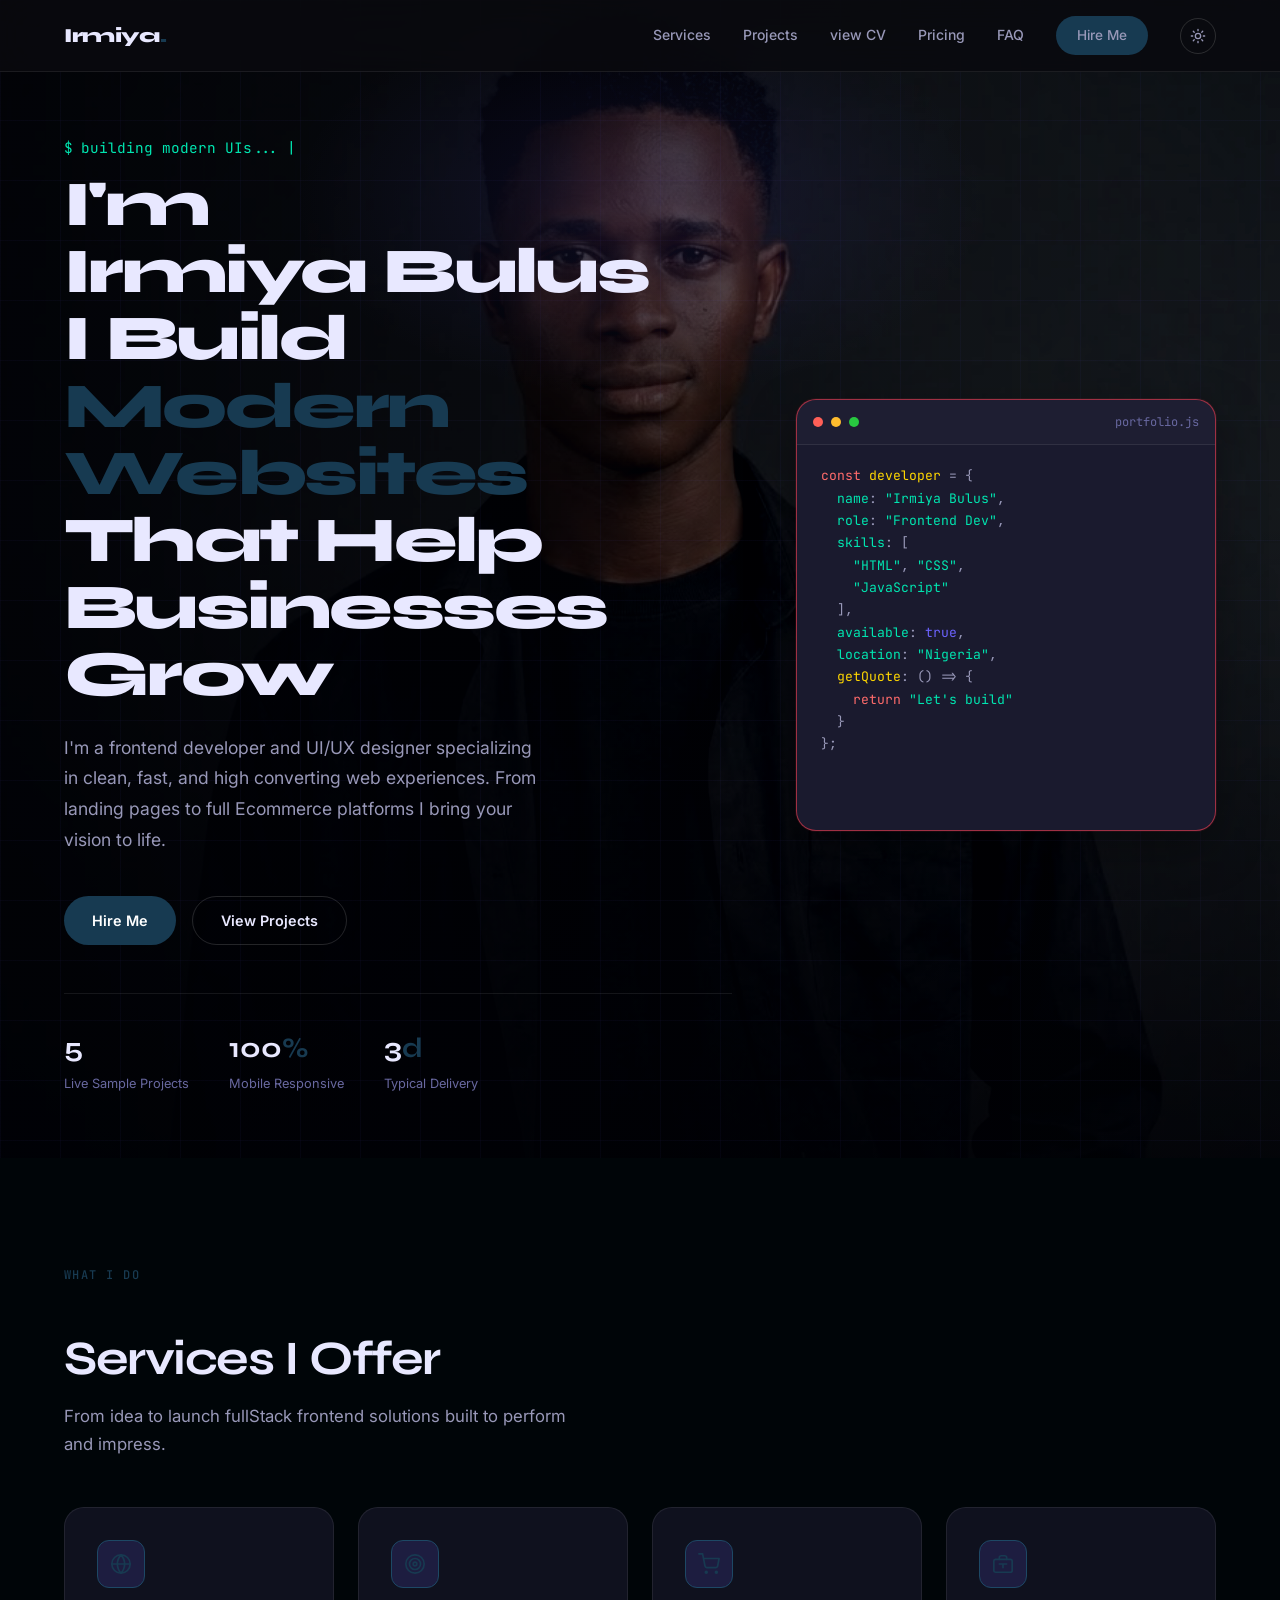
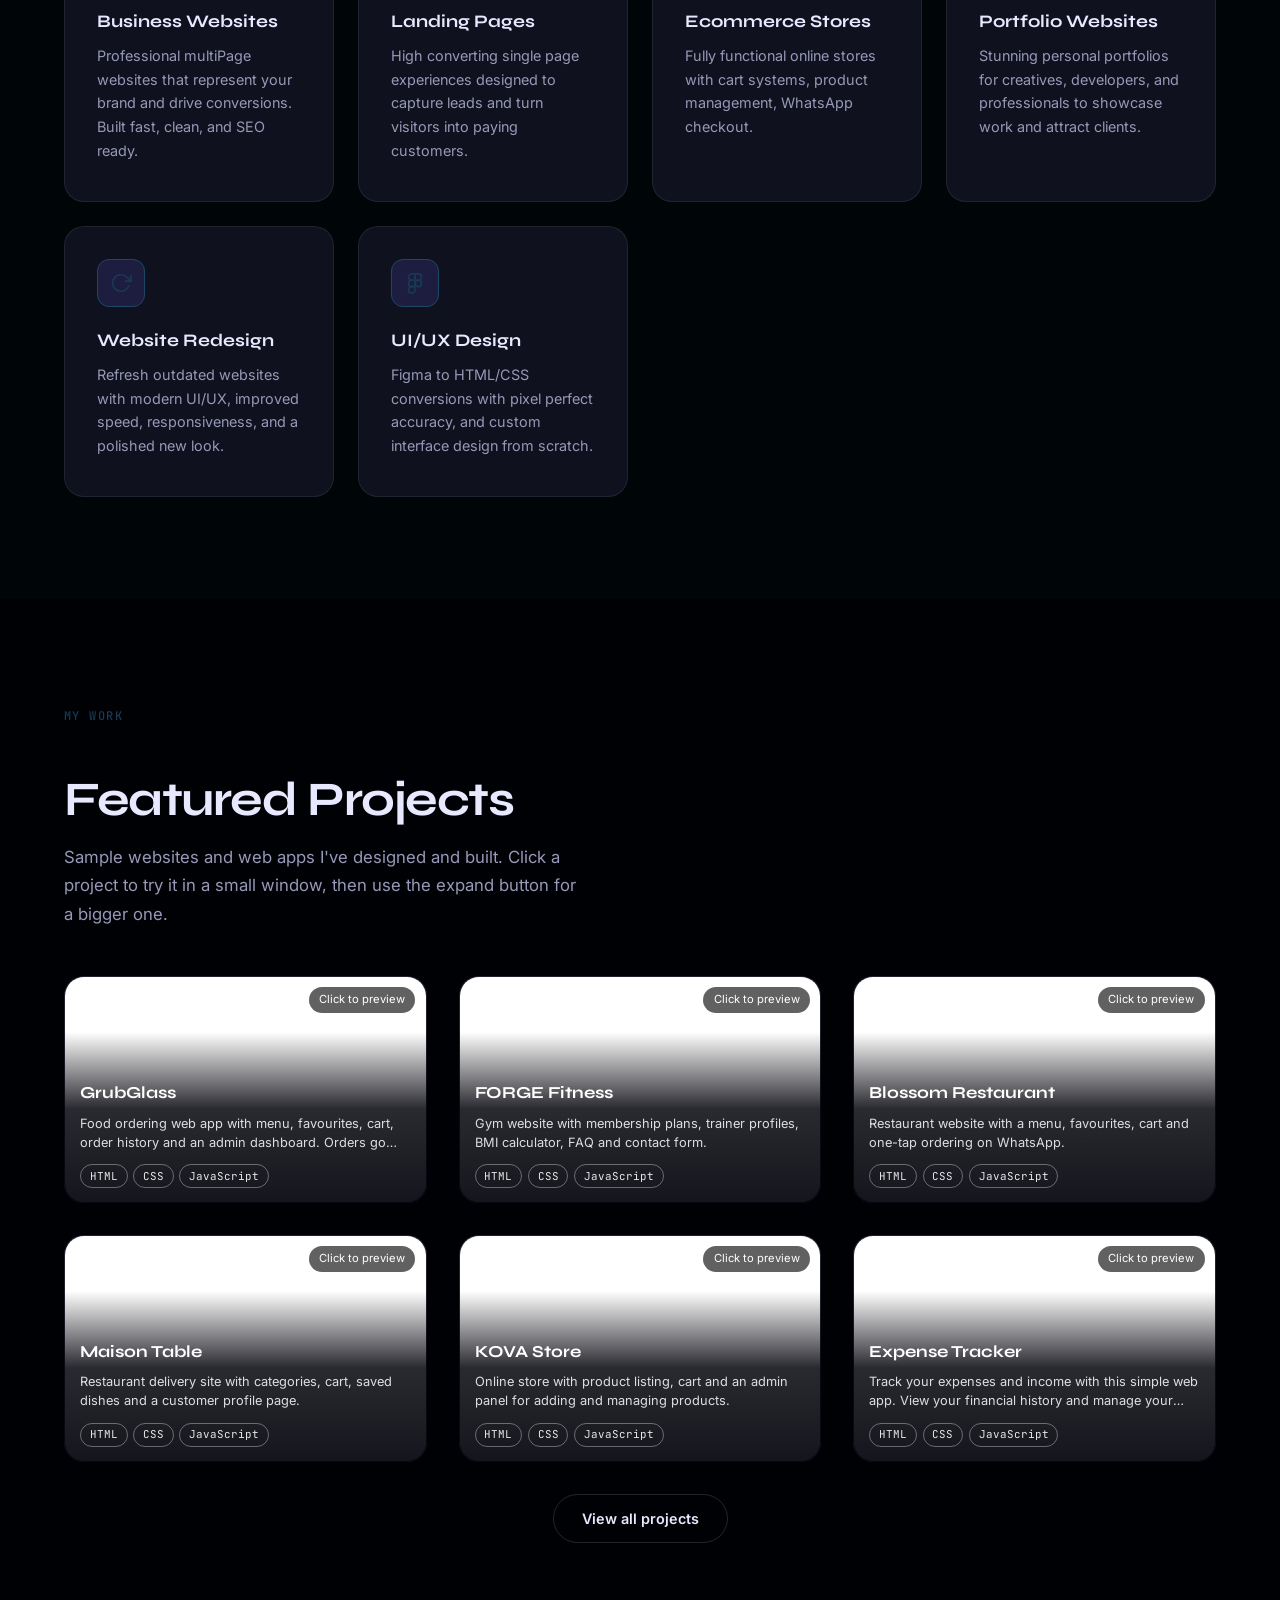
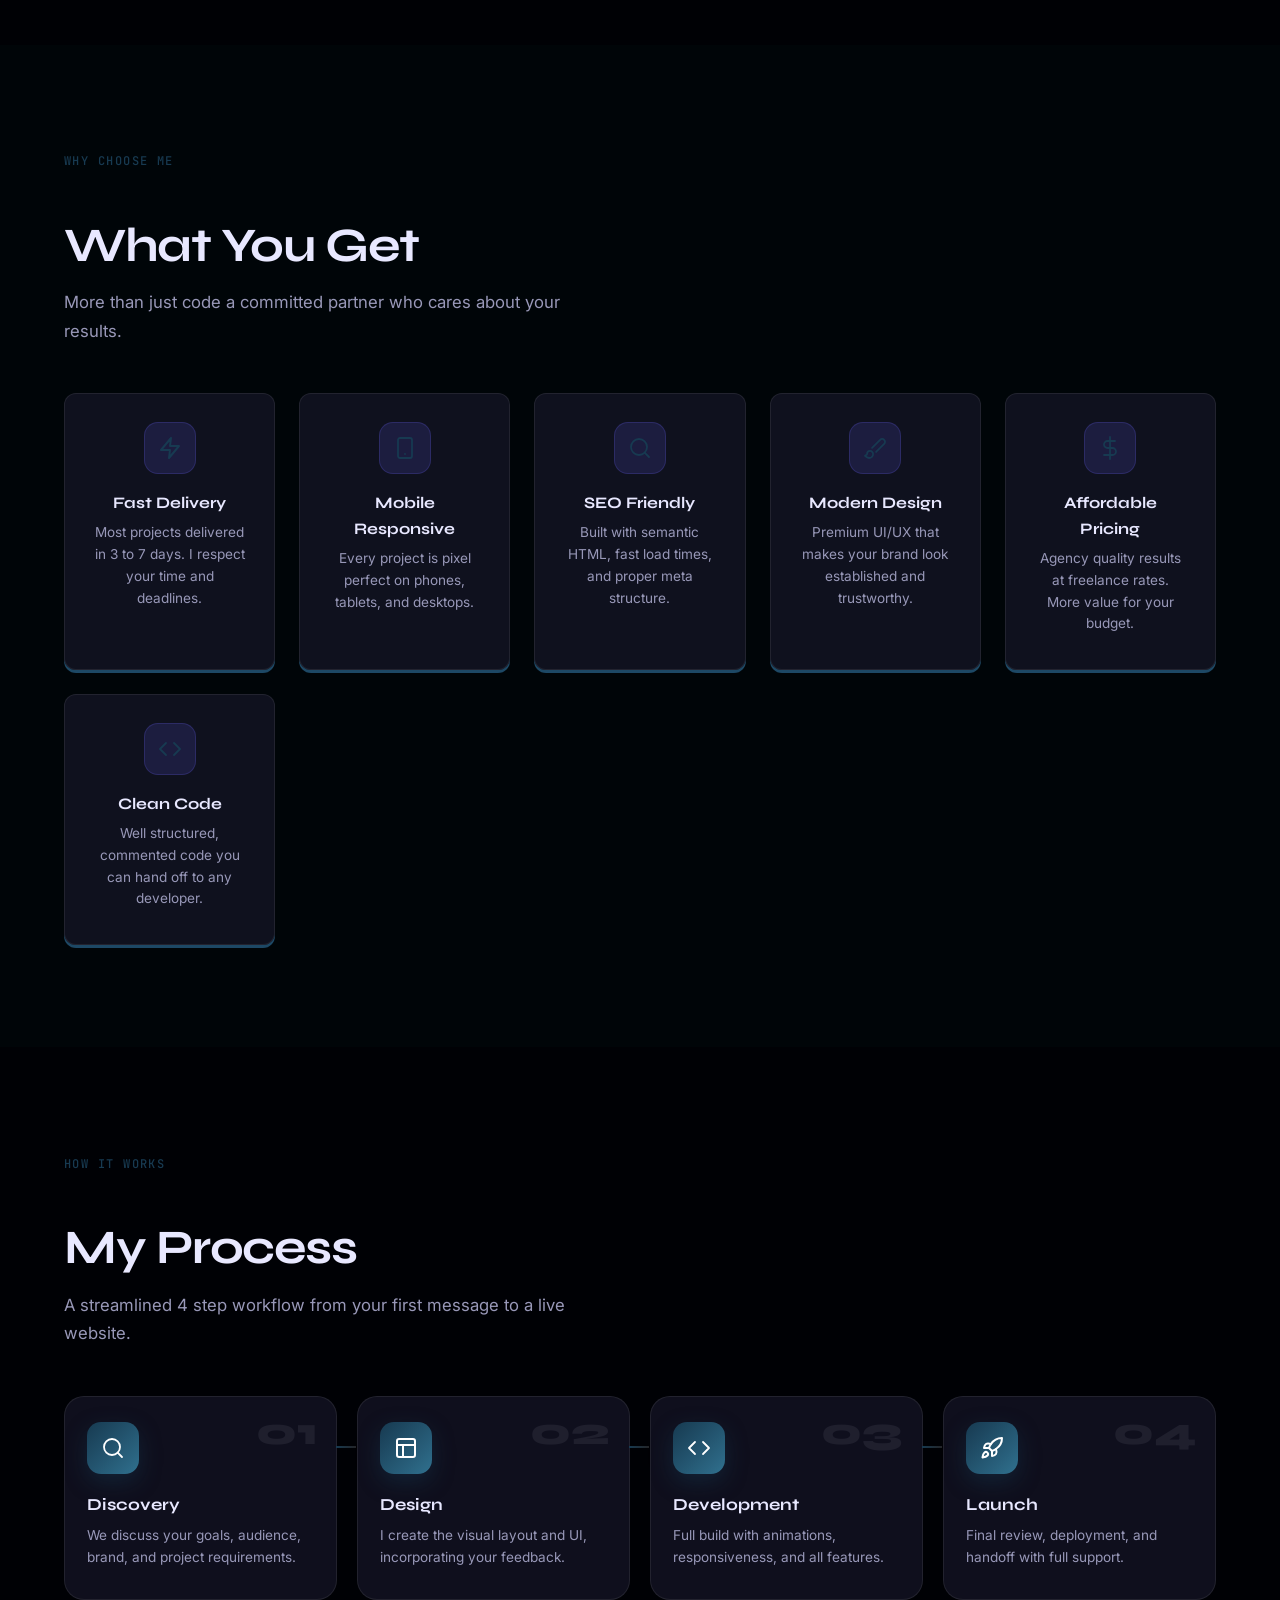
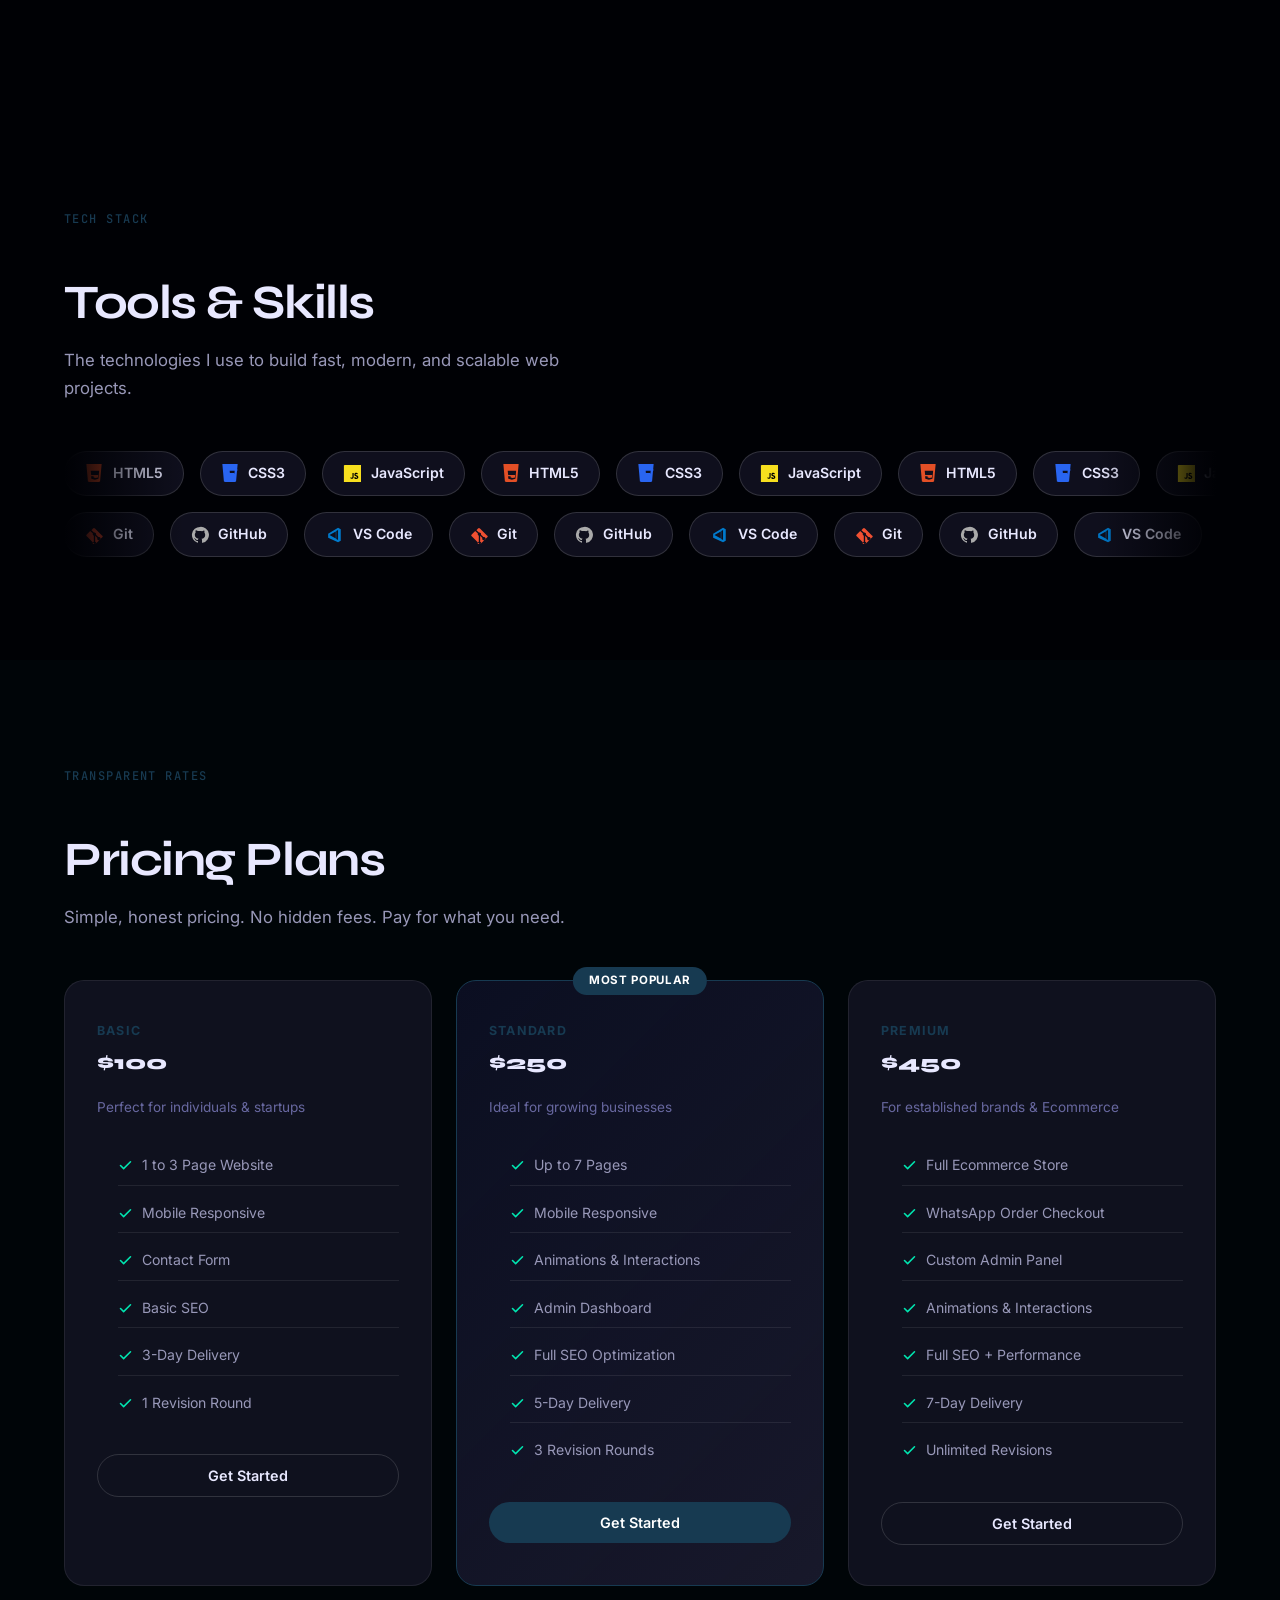
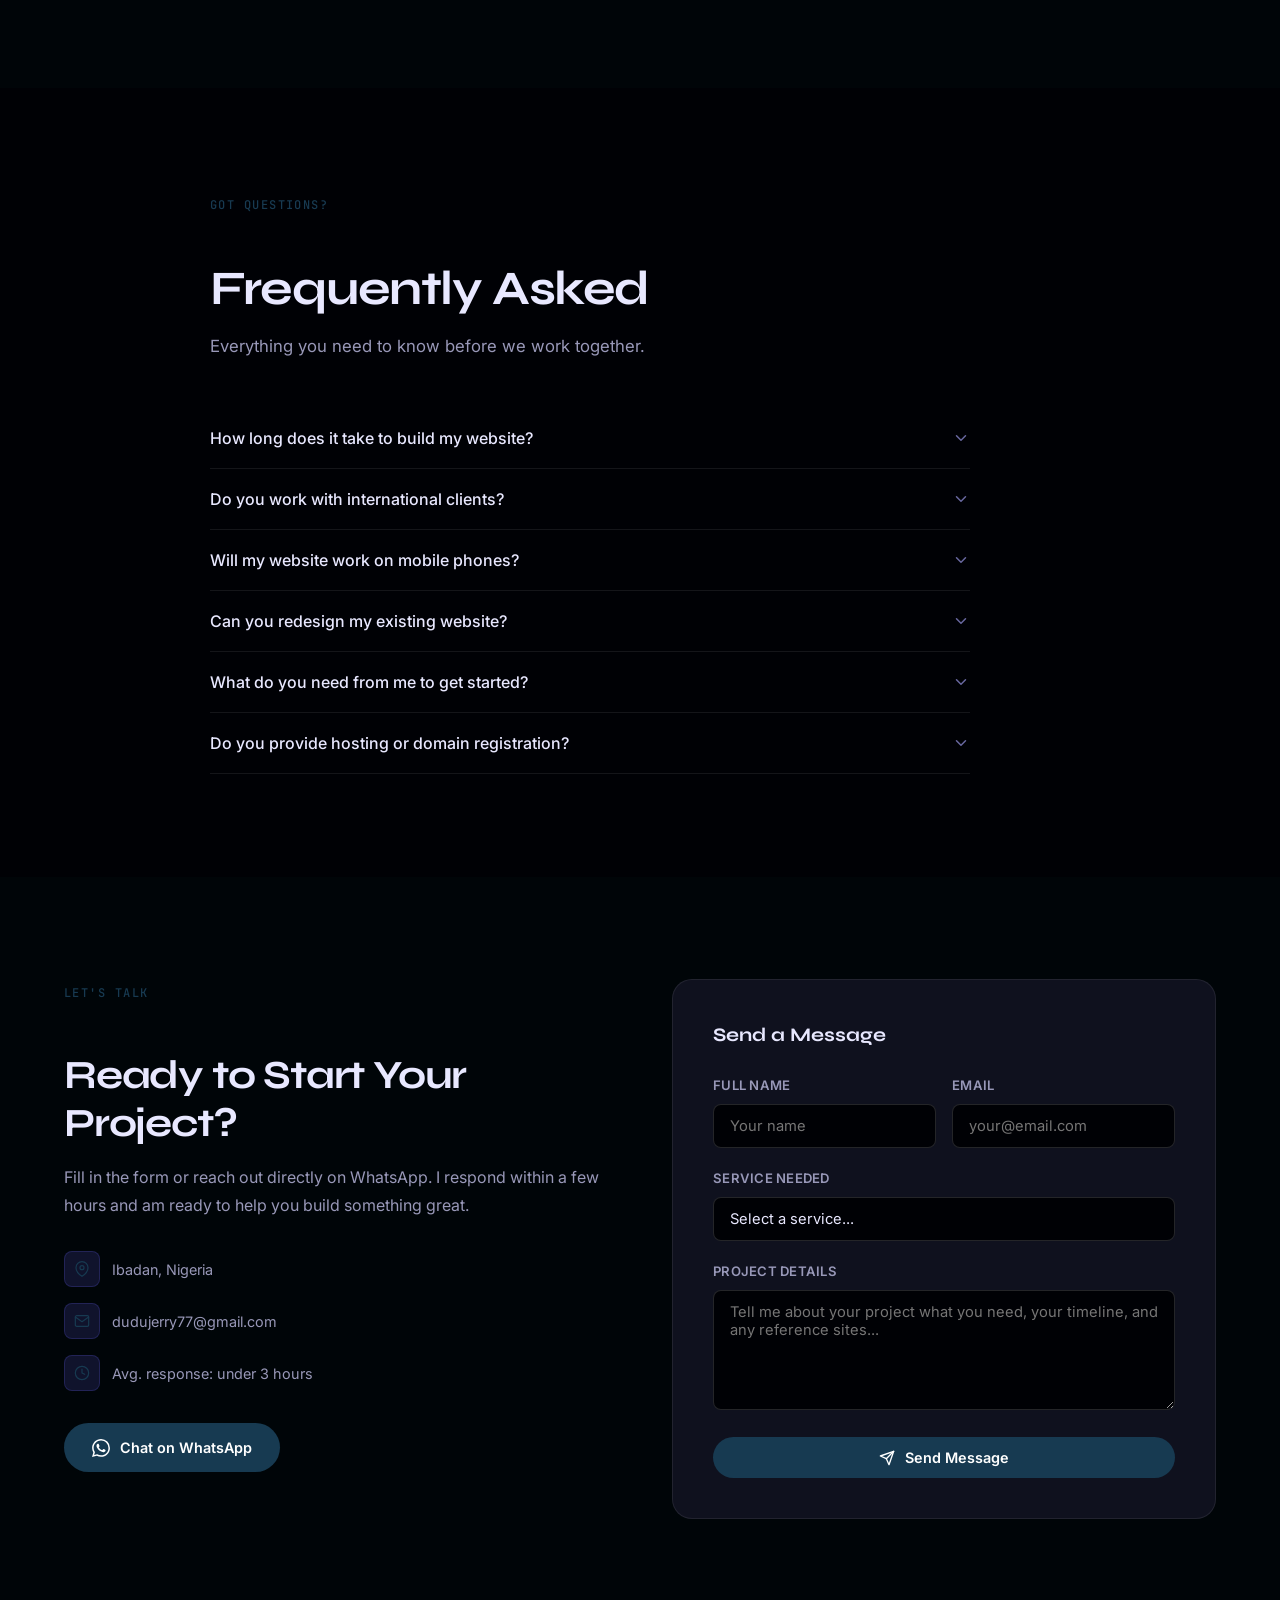
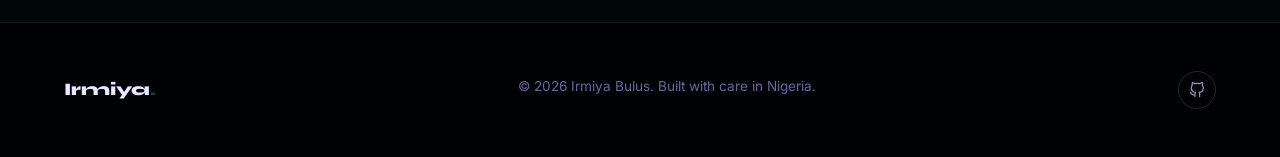
<file: index.html>
<!DOCTYPE html>
<html lang="en" data-theme="dark">
<head>
<meta charset="UTF-8">
<meta name="viewport" content="width=device-width, initial-scale=1.0">
<meta name="description" content="Irmiya Bulus – Freelance Frontend Developer & UI/UX Designer. I build modern, fast, and beautiful websites that help businesses grow.">
<title>Irmiya Bulus Frontend Developer</title>
<link rel="preconnect" href="https://fonts.googleapis.com">
<link rel="preconnect" href="https://fonts.gstatic.com" crossorigin>
<link href="https://fonts.googleapis.com/css2?family=Syne:wght@400;600;700;800&family=Inter:wght@300;400;500;600&family=JetBrains+Mono:wght@400;500&display=swap" rel="stylesheet">
<link rel="stylesheet" href="style.css">
</head>
<body>

<!-- SVG ICON DEFS (hidden) -->
<svg xmlns="http://www.w3.org/2000/svg" style="display:none">
  <symbol id="ico-sun" viewBox="0 0 24 24" fill="none" stroke="currentColor" stroke-width="2" stroke-linecap="round" stroke-linejoin="round"><circle cx="12" cy="12" r="4"/><path d="M12 2v2M12 20v2M4.93 4.93l1.41 1.41M17.66 17.66l1.41 1.41M2 12h2M20 12h2M4.93 19.07l1.41-1.41M17.66 6.34l1.41-1.41"/></symbol>
  <symbol id="ico-moon" viewBox="0 0 24 24" fill="none" stroke="currentColor" stroke-width="2" stroke-linecap="round" stroke-linejoin="round"><path d="M21 12.79A9 9 0 1 1 11.21 3 7 7 0 0 0 21 12.79z"/></symbol>
  <symbol id="ico-globe" viewBox="0 0 24 24" fill="none" stroke="currentColor" stroke-width="1.8" stroke-linecap="round" stroke-linejoin="round"><circle cx="12" cy="12" r="10"/><path d="M2 12h20M12 2a15.3 15.3 0 0 1 4 10 15.3 15.3 0 0 1-4 10 15.3 15.3 0 0 1-4-10 15.3 15.3 0 0 1 4-10z"/></symbol>
  <symbol id="ico-target" viewBox="0 0 24 24" fill="none" stroke="currentColor" stroke-width="1.8" stroke-linecap="round" stroke-linejoin="round"><circle cx="12" cy="12" r="10"/><circle cx="12" cy="12" r="6"/><circle cx="12" cy="12" r="2"/></symbol>
  <symbol id="ico-cart" viewBox="0 0 24 24" fill="none" stroke="currentColor" stroke-width="1.8" stroke-linecap="round" stroke-linejoin="round"><circle cx="9" cy="21" r="1"/><circle cx="20" cy="21" r="1"/><path d="M1 1h4l2.68 13.39a2 2 0 0 0 2 1.61h9.72a2 2 0 0 0 2-1.61L23 6H6"/></symbol>
  <symbol id="ico-briefcase" viewBox="0 0 24 24" fill="none" stroke="currentColor" stroke-width="1.8" stroke-linecap="round" stroke-linejoin="round"><rect x="2" y="7" width="20" height="14" rx="2"/><path d="M16 7V5a2 2 0 0 0-2-2h-4a2 2 0 0 0-2 2v2M12 12v4M8 12h8"/></symbol>
  <symbol id="ico-refresh" viewBox="0 0 24 24" fill="none" stroke="currentColor" stroke-width="1.8" stroke-linecap="round" stroke-linejoin="round"><polyline points="23 4 23 10 17 10"/><path d="M20.49 15a9 9 0 1 1-2.12-9.36L23 10"/></symbol>
  <symbol id="ico-figma" viewBox="0 0 24 24" fill="none" stroke="currentColor" stroke-width="1.8" stroke-linecap="round" stroke-linejoin="round"><path d="M5 5.5A3.5 3.5 0 0 1 8.5 2H12v7H8.5A3.5 3.5 0 0 1 5 5.5z"/><path d="M12 2h3.5a3.5 3.5 0 1 1 0 7H12V2z"/><path d="M12 12.5a3.5 3.5 0 1 1 7 0 3.5 3.5 0 0 1-7 0z"/><path d="M5 19.5A3.5 3.5 0 0 1 8.5 16H12v3.5a3.5 3.5 0 0 1-7 0z"/><path d="M5 12.5A3.5 3.5 0 0 1 8.5 9H12v7H8.5A3.5 3.5 0 0 1 5 12.5z"/></symbol>
  <symbol id="ico-zap" viewBox="0 0 24 24" fill="none" stroke="currentColor" stroke-width="2" stroke-linecap="round" stroke-linejoin="round"><polygon points="13 2 3 14 12 14 11 22 21 10 12 10 13 2"/></symbol>
  <symbol id="ico-phone" viewBox="0 0 24 24" fill="none" stroke="currentColor" stroke-width="1.8" stroke-linecap="round" stroke-linejoin="round"><rect x="5" y="2" width="14" height="20" rx="2"/><path d="M12 18h.01"/></symbol>
  <symbol id="ico-search" viewBox="0 0 24 24" fill="none" stroke="currentColor" stroke-width="1.8" stroke-linecap="round" stroke-linejoin="round"><circle cx="11" cy="11" r="8"/><path d="m21 21-4.35-4.35"/></symbol>
  <symbol id="ico-star" viewBox="0 0 24 24"><polygon points="12 2 15.09 8.26 22 9.27 17 14.14 18.18 21.02 12 17.77 5.82 21.02 7 14.14 2 9.27 8.91 8.26 12 2"/></symbol>
  <symbol id="ico-brush" viewBox="0 0 24 24" fill="none" stroke="currentColor" stroke-width="1.8" stroke-linecap="round" stroke-linejoin="round"><path d="M9.06 11.9l8.07-8.06a2.85 2.85 0 1 1 4.03 4.03l-8.06 8.08"/><path d="M7.07 14.94c-1.66 0-3 1.35-3 3.02 0 1.33-2.5 1.52-2 2.02 1 1 2.26 2.02 4 2.02 2.2 0 4-1.8 4-4.04a3.01 3.01 0 0 0-3-3.02z"/></symbol>
  <symbol id="ico-dollar" viewBox="0 0 24 24" fill="none" stroke="currentColor" stroke-width="1.8" stroke-linecap="round" stroke-linejoin="round"><line x1="12" y1="1" x2="12" y2="23"/><path d="M17 5H9.5a3.5 3.5 0 0 0 0 7h5a3.5 3.5 0 0 1 0 7H6"/></symbol>
  <symbol id="ico-code" viewBox="0 0 24 24" fill="none" stroke="currentColor" stroke-width="1.8" stroke-linecap="round" stroke-linejoin="round"><polyline points="16 18 22 12 16 6"/><polyline points="8 6 2 12 8 18"/></symbol>
  <symbol id="ico-external" viewBox="0 0 24 24" fill="none" stroke="currentColor" stroke-width="2" stroke-linecap="round" stroke-linejoin="round"><path d="M18 13v6a2 2 0 0 1-2 2H5a2 2 0 0 1-2-2V8a2 2 0 0 1 2-2h6"/><polyline points="15 3 21 3 21 9"/><line x1="10" y1="14" x2="21" y2="3"/></symbol>
  <symbol id="ico-github" viewBox="0 0 24 24" fill="none" stroke="currentColor" stroke-width="1.8" stroke-linecap="round" stroke-linejoin="round"><path d="M9 19c-5 1.5-5-2.5-7-3m14 6v-3.87a3.37 3.37 0 0 0-.94-2.61c3.14-.35 6.44-1.54 6.44-7A5.44 5.44 0 0 0 20 4.77 5.07 5.07 0 0 0 19.91 1S18.73.65 16 2.48a13.38 13.38 0 0 0-7 0C6.27.65 5.09 1 5.09 1A5.07 5.07 0 0 0 5 4.77a5.44 5.44 0 0 0-1.5 3.78c0 5.42 3.3 6.61 6.44 7A3.37 3.37 0 0 0 9 18.13V22"/></symbol>
  <symbol id="ico-twitter" viewBox="0 0 24 24" fill="currentColor"><path d="M18.244 2.25h3.308l-7.227 8.26 8.502 11.24H16.17l-5.214-6.817L4.99 21.75H1.68l7.73-8.835L1.254 2.25H8.08l4.713 6.231zm-1.161 17.52h1.833L7.084 4.126H5.117z"/></symbol>
  <symbol id="ico-linkedin" viewBox="0 0 24 24" fill="currentColor"><path d="M16 8a6 6 0 0 1 6 6v7h-4v-7a2 2 0 0 0-2-2 2 2 0 0 0-2 2v7h-4v-7a6 6 0 0 1 6-6zM2 9h4v12H2z"/><circle cx="4" cy="4" r="2"/></symbol>
  <symbol id="ico-fiverr" viewBox="0 0 24 24" fill="currentColor"><path d="M23 9.5h-2.3c0-3.3-2.7-6-6-6V1.2c4.6 0 8.3 3.7 8.3 8.3zM1 9.5V24h6.5V9.5H1zm8 0V24H15V9.5H9zm1.5-1.5C10.5 3.7 14.2 0 18.8 0v6.5C18.8 6.5 11 6.5 10.5 8z"/></symbol>
  <symbol id="ico-map-pin" viewBox="0 0 24 24" fill="none" stroke="currentColor" stroke-width="1.8" stroke-linecap="round" stroke-linejoin="round"><path d="M21 10c0 7-9 13-9 13s-9-6-9-13a9 9 0 0 1 18 0z"/><circle cx="12" cy="10" r="3"/></symbol>
  <symbol id="ico-mail" viewBox="0 0 24 24" fill="none" stroke="currentColor" stroke-width="1.8" stroke-linecap="round" stroke-linejoin="round"><path d="M4 4h16c1.1 0 2 .9 2 2v12c0 1.1-.9 2-2 2H4c-1.1 0-2-.9-2-2V6c0-1.1.9-2 2-2z"/><polyline points="22,6 12,13 2,6"/></symbol>
  <symbol id="ico-clock" viewBox="0 0 24 24" fill="none" stroke="currentColor" stroke-width="1.8" stroke-linecap="round" stroke-linejoin="round"><circle cx="12" cy="12" r="10"/><polyline points="12 6 12 12 16 14"/></symbol>
  <symbol id="ico-check" viewBox="0 0 24 24" fill="none" stroke="currentColor" stroke-width="2.5" stroke-linecap="round" stroke-linejoin="round"><polyline points="20 6 9 17 4 12"/></symbol>
  <symbol id="ico-chevron-down" viewBox="0 0 24 24" fill="none" stroke="currentColor" stroke-width="2" stroke-linecap="round" stroke-linejoin="round"><polyline points="6 9 12 15 18 9"/></symbol>
  <symbol id="ico-whatsapp" viewBox="0 0 24 24" fill="currentColor"><path d="M17.472 14.382c-.297-.149-1.758-.867-2.03-.967-.273-.099-.471-.148-.67.15-.197.297-.767.966-.94 1.164-.173.199-.347.223-.644.075-.297-.15-1.255-.463-2.39-1.475-.883-.788-1.48-1.761-1.653-2.059-.173-.297-.018-.458.13-.606.134-.133.298-.347.446-.52.149-.174.198-.298.298-.497.099-.198.05-.371-.025-.52-.075-.149-.669-1.612-.916-2.207-.242-.579-.487-.5-.669-.51-.173-.008-.371-.01-.57-.01-.198 0-.52.074-.792.372-.272.297-1.04 1.016-1.04 2.479 0 1.462 1.065 2.875 1.213 3.074.149.198 2.096 3.2 5.077 4.487.709.306 1.262.489 1.694.625.712.227 1.36.195 1.871.118.571-.085 1.758-.719 2.006-1.413.248-.694.248-1.289.173-1.413-.074-.124-.272-.198-.57-.347m-5.421 7.403h-.004a9.87 9.87 0 0 1-5.031-1.378l-.361-.214-3.741.982.998-3.648-.235-.374a9.86 9.86 0 0 1-1.51-5.26c.001-5.45 4.436-9.884 9.888-9.884 2.64 0 5.122 1.03 6.988 2.898a9.825 9.825 0 0 1 2.893 6.994c-.003 5.45-4.437 9.884-9.885 9.884m8.413-18.297A11.815 11.815 0 0 0 12.05 0C5.495 0 .16 5.335.157 11.892c0 2.096.547 4.142 1.588 5.945L.057 24l6.305-1.654a11.882 11.882 0 0 0 5.683 1.448h.005c6.554 0 11.89-5.335 11.893-11.893a11.821 11.821 0 0 0-3.48-8.413z"/></symbol>
  <symbol id="ico-send" viewBox="0 0 24 24" fill="none" stroke="currentColor" stroke-width="2" stroke-linecap="round" stroke-linejoin="round"><line x1="22" y1="2" x2="11" y2="13"/><polygon points="22 2 15 22 11 13 2 9 22 2"/></symbol>
  <symbol id="ico-alert" viewBox="0 0 24 24" fill="none" stroke="currentColor" stroke-width="2" stroke-linecap="round" stroke-linejoin="round"><path d="M10.29 3.86L1.82 18a2 2 0 0 0 1.71 3h16.94a2 2 0 0 0 1.71-3L13.71 3.86a2 2 0 0 0-3.42 0z"/><line x1="12" y1="9" x2="12" y2="13"/><line x1="12" y1="17" x2="12.01" y2="17"/></symbol>
  <symbol id="ico-search" viewBox="0 0 24 24" fill="none" stroke="currentColor" stroke-width="2" stroke-linecap="round" stroke-linejoin="round"><circle cx="11" cy="11" r="7"/><path d="M21 21l-4.35-4.35"/></symbol>
  <symbol id="ico-layout" viewBox="0 0 24 24" fill="none" stroke="currentColor" stroke-width="2" stroke-linecap="round" stroke-linejoin="round"><rect x="3" y="3" width="18" height="18" rx="2"/><path d="M3 9h18M9 21V9"/></symbol>
  <symbol id="ico-code" viewBox="0 0 24 24" fill="none" stroke="currentColor" stroke-width="2" stroke-linecap="round" stroke-linejoin="round"><polyline points="16 18 22 12 16 6"/><polyline points="8 6 2 12 8 18"/></symbol>
  <symbol id="ico-rocket" viewBox="0 0 24 24" fill="none" stroke="currentColor" stroke-width="2" stroke-linecap="round" stroke-linejoin="round"><path d="M4.5 16.5c-1.5 1.26-2 5-2 5s3.74-.5 5-2c.71-.84.7-2.13-.09-2.91a2.18 2.18 0 0 0-2.91-.09z"/><path d="M12 15l-3-3a22 22 0 0 1 2-3.95A12.88 12.88 0 0 1 22 2c0 2.72-.78 7.5-6 11a22.35 22.35 0 0 1-4 2z"/><path d="M9 12H4s.55-3.03 2-4c1.62-1.08 5 0 5 0M12 15v5s3.03-.55 4-2c1.08-1.62 0-5 0-5"/></symbol>
</svg>

<!-- NAV -->
<nav>
  <a href="#" class="nav-logo">Irmiya<span>.</span></a>
  <div class="nav-links">
    <a href="#services">Services</a>
    <a href="#projects">Projects</a>
    <a href="#viCV" data-action="view-cv">view CV</a>
    <a href="#pricing">Pricing</a>
    <a href="#faq">FAQ</a>
    <a href="#contact" class="btn btn-primary" style="padding:0.55rem 1.3rem;font-size:0.85rem;">Hire Me</a>
  </div>
  <div class="nav-actions">
  <button class="theme-toggle" id="themeBtn" aria-label="Toggle theme">
    <svg><use href="#ico-sun"/></svg>
  </button>
  <button class="hamburger" id="hamburger" aria-label="Menu">
    <span></span><span></span><span></span>
  </button>
  </div>
</nav>

<div class="mob-menu" id="mobMenu">
  <a href="#services" onclick="closeMob()">Services</a>
  <a href="#projects" onclick="closeMob()">Projects</a>
  <a href="#why" onclick="closeMob()">Why Me</a>
  <a href="" data-action="view-cv" onclick="closeMob()">viewCV</a>
  <a href="#pricing" onclick="closeMob()">Pricing</a>
  <a href="#faq" onclick="closeMob()">FAQ</a>
  <a href="#contact" onclick="closeMob()">Contact</a>
</div>

<!-- HERO -->
<section id="hero">
  <div class="hero-grid-bg"></div>
  <div class="hero-photo-layer" aria-hidden="true"><img src="docs/profile.jpg" alt=""></div>
  <div class="hero-glow"></div>
  <div class="container">
    <div class="hero-inner">
      <div>
        
        <div class="hero-typewriter">
          <span>$ </span><span id="typed"></span><span class="cursor">|</span>
        </div>
        <h1 class="hero-title"><span class="naspan"> I'm <span class="namspan">Irmiya Bulus</span></span><br>
          I Build <span class="hl">Modern Websites</span> That Help Businesses Grow
        </h1>
        <p class="hero-desc">
           I'm a frontend developer and UI/UX designer specializing in clean, fast, and high converting web experiences. From landing pages to full Ecommerce platforms I bring your vision to life.
        </p>
        <div class="hero-actions">
          <a href="#contact" class="btn btn-primary">Hire Me</a>
          <a href="#projects" class="btn btn-outline">View Projects</a>
        </div>
        <div class="hero-stats">
          <div>
            <div class="stat-num">5</div>
            <div class="stat-label">Live Sample Projects</div>
          </div>
          <div>
            <div class="stat-num">100<span>%</span></div>
            <div class="stat-label">Mobile Responsive</div>
          </div>
          <div>
            <div class="stat-num">3<span>d</span></div>
            <div class="stat-label">Typical Delivery</div>
          </div>
        </div>
      </div>
      <div class="code-card reveal reveal-delay-2">
        <div class="code-card-header">
          <div class="dot-r"></div><div class="dot-y"></div><div class="dot-g"></div>
          <span class="code-filename">portfolio.js</span>
        </div>
        <div class="code-body">
          <div><span class="c-key">const</span> <span class="c-fn">developer</span> <span class="c-obj">= {</span></div>
          <div>&nbsp;&nbsp;<span class="c-str">name</span><span class="c-obj">:</span> <span class="c-str">"Irmiya Bulus"</span><span class="c-obj">,</span></div>
          <div>&nbsp;&nbsp;<span class="c-str">role</span><span class="c-obj">:</span> <span class="c-str">"Frontend Dev"</span><span class="c-obj">,</span></div>
          <div>&nbsp;&nbsp;<span class="c-str">skills</span><span class="c-obj">: [</span></div>
          <div>&nbsp;&nbsp;&nbsp;&nbsp;<span class="c-str">"HTML"</span><span class="c-obj">,</span> <span class="c-str">"CSS"</span><span class="c-obj">,</span></div>
          <div>&nbsp;&nbsp;&nbsp;&nbsp;<span class="c-str">"JavaScript"</span></div>
          <div>&nbsp;&nbsp;<span class="c-obj">],</span></div>
          <div>&nbsp;&nbsp;<span class="c-str">available</span><span class="c-obj">:</span> <span class="c-val">true</span><span class="c-obj">,</span></div>
          <div>&nbsp;&nbsp;<span class="c-str">location</span><span class="c-obj">:</span> <span class="c-str">"Nigeria"</span><span class="c-obj">,</span></div>
          <div>&nbsp;&nbsp;<span class="c-fn">getQuote</span><span class="c-obj">: () => {</span></div>
          <div>&nbsp;&nbsp;&nbsp;&nbsp;<span class="c-key">return</span> <span class="c-str">"Let's build"</span></div>
          <div>&nbsp;&nbsp;<span class="c-obj">}</span></div>
          <div><span class="c-obj">};</span></div>
        </div>
        <div class="portfolio-config" id="portfolioConfig" aria-label="Editable portfolio visibility settings"></div>
      </div>
    </div>
  </div>
</section>

<!-- SERVICES -->
<section id="services">
  <div class="container">
    <div style="margin-bottom:3rem;">
      <span class="eyebrow">What I Do</span>
      <h2 class="section-title">Services I Offer</h2>
      <p class="section-sub">From idea to launch fullStack frontend solutions built to perform and impress.</p>
    </div>
    <div class="services-grid">
      <div class="service-card reveal">
        <div class="service-icon"><svg><use href="#ico-globe"/></svg></div>
        <h3>Business Websites</h3>
        <p>Professional multiPage websites that represent your brand and drive conversions. Built fast, clean, and SEO ready.</p>
      </div>
      <div class="service-card reveal reveal-delay-1">
        <div class="service-icon"><svg><use href="#ico-target"/></svg></div>
        <h3>Landing Pages</h3>
        <p>High converting single page experiences designed to capture leads and turn visitors into paying customers.</p>
      </div>
      <div class="service-card reveal reveal-delay-2">
        <div class="service-icon"><svg><use href="#ico-cart"/></svg></div>
        <h3>Ecommerce Stores</h3>
        <p>Fully functional online stores with cart systems, product management, WhatsApp checkout.</p>
      </div>
      <div class="service-card reveal reveal-delay-3">
        <div class="service-icon"><svg><use href="#ico-briefcase"/></svg></div>
        <h3>Portfolio Websites</h3>
        <p>Stunning personal portfolios for creatives, developers, and professionals to showcase work and attract clients.</p>
      </div>
      <div class="service-card reveal">
        <div class="service-icon"><svg><use href="#ico-refresh"/></svg></div>
        <h3>Website Redesign</h3>
        <p>Refresh outdated websites with modern UI/UX, improved speed, responsiveness, and a polished new look.</p>
      </div>
      <div class="service-card reveal reveal-delay-1">
        <div class="service-icon"><svg><use href="#ico-figma"/></svg></div>
        <h3>UI/UX Design</h3>
        <p>Figma to HTML/CSS conversions with pixel perfect accuracy, and custom interface design from scratch.</p>
      </div>
    </div>
  </div>
</section>

<!-- PROJECTS -->
<section id="projects">
  <div class="container">
    <span class="eyebrow">My Work</span>
    <h2 class="section-title">Featured Projects</h2>
    <p class="section-sub">Sample websites and web apps I've designed and built. Click a project to try it in a small window, then use the expand button for a bigger one.</p>
    <div class="projects-grid" id="projectsGrid">
      <!-- Cards are drawn by projects.js (renderFeaturedProjects) -->
    </div>
    <!-- Shown by projects.js only when there are more projects than fit here -->
    <div class="projects-more" id="projectsMore">
      <a href="projects.html" class="btn btn-outline">View all projects</a>
    </div>
  </div>
</section>

<!-- CV POPUP -->
<div class="cv-modal" id="viCV">
  <div class="cv-modal-backdrop" data-cv-close></div>
  <div class="cv-modal-panel">
    <div class="cv-modal-toolbar"><span>Curriculum Vitae</span><div><a class="btn btn-primary" id="downloadCV" href="docs/Irmiya_Bulus_CV.pdf" download="Irmiya_Bulus_CV.pdf">Download CV</a><button type="button" class="cv-close" data-cv-close aria-label="Close CV">×</button></div></div>
    <div class="cv-modal-content">
<header class="hero">
  <div class="wrap">
    <p class="role"><strong>Frontend Web Developer</strong> · Ibadan, Nigeria</p>
    <h1>IRMIYA BULUS</h1>
    <ul class="contact">
      <li><a class="primary" href="tel:09016587710">Call: 09016587710</a></li>
      <li><a href="https://wa.me/2348083252950">WhatsApp: 08083252950</a></li>
      <li><a href="mailto:dudujerry77@gmail.com">dudujerry77@gmail.com</a></li>
      <li><a href="https://dudujerry77-hue.github.io/port/">Portfolio: dudujerry77-hue.github.io/port</a></li>
      <li><a href="https://github.com/dudujerry77-hue">GitHub: github.com/dudujerry77-hue</a></li>
    </ul>
  </div>
</header>
 
<main>
  <section>
    <div class="wrap row">
      <h2>Profile</h2>
      <p class="profile">Frontend web developer based in Ibadan, available to work on site. I build responsive, mobile-friendly websites and web apps with HTML, CSS and JavaScript, and I have 5 live projects online with the code on GitHub. I am looking for an entry-level frontend role where I can ship real work and keep growing.</p>
    </div>
  </section>
 
  <section>
    <div class="wrap row">
      <h2>Skills</h2>
      <ul class="plain">
        <li><strong>Web development:</strong> HTML5, CSS3, JavaScript</li>
        <li><strong>Practical skills:</strong> responsive and mobile-first design, shopping cart and favourites features, admin dashboards, forms and calculators, WhatsApp ordering links</li>
        <li><strong>Tools:</strong> Git and GitHub, GitHub Pages deployment, VS Code</li>
        <li><strong>Other:</strong> clear communication, fast delivery, quick learner</li>
      </ul>
    </div>
  </section>
 
  <section>
    <div class="wrap row">
      <h2>Projects (all live)</h2>
      <ul class="projects">
        <li>
          <article class="card">
            <h3>GrubGlass</h3>
            <p>Food ordering web app with menu, favourites, cart, order history and an admin dashboard. Orders go to WhatsApp.</p>
            <p class="stack">Built with HTML, CSS, JavaScript.</p>
            <a class="live" href="https://dudujerry77-hue.github.io/webapp/">Live</a>
          </article>
        </li>
        <li>
          <article class="card">
            <h3>KOVA Store</h3>
            <p>Online store with product listing, cart and an admin panel for managing products.</p>
            <p class="stack">Built with HTML, CSS, JavaScript.</p>
            <a class="live" href="https://dudujerry77-hue.github.io/dev/">Live</a>
          </article>
        </li>
        <li>
          <article class="card">
            <h3>FORGE Fitness</h3>
            <p>Gym website with membership plans, trainer profiles, BMI calculator, FAQ and contact form.</p>
            <p class="stack">Built with HTML, CSS, JavaScript.</p>
            <a class="live" href="https://dudujerry77-hue.github.io/gymweb/">Live</a>
          </article>
        </li>
        <li>
          <article class="card">
            <h3>Blossom Restaurant</h3>
            <p>Restaurant website with menu, favourites, cart and one-tap ordering on WhatsApp.</p>
            <p class="stack">Built with HTML, CSS, JavaScript.</p>
            <a class="live" href="https://dudujerry77-hue.github.io/bloss/">Live</a>
          </article>
        </li>
        <li>
          <article class="card">
            <h3>Maison Table</h3>
            <p>Restaurant delivery site with food categories, cart, saved dishes and a customer profile page.</p>
            <p class="stack">Built with HTML, CSS, JavaScript.</p>
            <a class="live" href="https://dudujerry77-hue.github.io/rest/">Live</a>
          </article>
        </li>
      </ul>
    </div>
  </section>
 
  <section>
    <div class="wrap row">
      <h2>Education</h2>
      <ul class="plain">
        <li><strong>Open American College, Ibadan</strong> – currently studying</li>
        <li><strong>WASSCE 2025</strong> – Federal Science &amp; Technical College Zuru</li>
      </ul>
    </div>
  </section>
 
  <section class="last">
    <div class="wrap row">
      <h2>Languages</h2>
      <p>English</p>
    </div>
  </section>
</main>
    </div>
  </div>
</div>

<!-- WHY ME -->
<section id="why">
  <div class="container">
    <span class="eyebrow">Why Choose Me</span>
    <h2 class="section-title">What You Get</h2>
    <p class="section-sub">More than just code a committed partner who cares about your results.</p>
    <div class="why-grid">
      <div class="why-card reveal">
        <div class="why-icon"><svg><use href="#ico-zap"/></svg></div>
        <h3>Fast Delivery</h3>
        <p>Most projects delivered in 3 to 7 days. I respect your time and deadlines.</p>
      </div>
      <div class="why-card reveal reveal-delay-1">
        <div class="why-icon"><svg><use href="#ico-phone"/></svg></div>
        <h3>Mobile Responsive</h3>
        <p>Every project is pixel perfect on phones, tablets, and desktops.</p>
      </div>
      <div class="why-card reveal reveal-delay-2">
        <div class="why-icon"><svg><use href="#ico-search"/></svg></div>
        <h3>SEO Friendly</h3>
        <p>Built with semantic HTML, fast load times, and proper meta structure.</p>
      </div>
      <div class="why-card reveal reveal-delay-3">
        <div class="why-icon"><svg><use href="#ico-brush"/></svg></div>
        <h3>Modern Design</h3>
        <p>Premium UI/UX that makes your brand look established and trustworthy.</p>
      </div>
      <div class="why-card reveal">
        <div class="why-icon"><svg><use href="#ico-dollar"/></svg></div>
        <h3>Affordable Pricing</h3>
        <p>Agency quality results at freelance rates. More value for your budget.</p>
      </div>
      <div class="why-card reveal reveal-delay-1">
        <div class="why-icon"><svg><use href="#ico-code"/></svg></div>
        <h3>Clean Code</h3>
        <p>Well structured, commented code you can hand off to any developer.</p>
      </div>
    </div>
  </div>
</section>

<!-- PROCESS -->
<section id="process">
  <div class="container">
    <span class="eyebrow">How It Works</span>
    <h2 class="section-title">My Process</h2>
    <p class="section-sub">A streamlined 4 step workflow from your first message to a live website.</p>
    <div class="process-steps">
      <div class="process-step reveal">
        <div class="step-icon"><svg aria-hidden="true"><use href="#ico-search"/></svg></div>
        <span class="step-count">01</span>
        <div class="step-body"><h3>Discovery</h3><p>We discuss your goals, audience, brand, and project requirements.</p></div>
      </div>
      <div class="process-step reveal reveal-delay-1">
        <div class="step-icon"><svg aria-hidden="true"><use href="#ico-layout"/></svg></div>
        <span class="step-count">02</span>
        <div class="step-body"><h3>Design</h3><p>I create the visual layout and UI, incorporating your feedback.</p></div>
      </div>
      <div class="process-step reveal reveal-delay-2">
        <div class="step-icon"><svg aria-hidden="true"><use href="#ico-code"/></svg></div>
        <span class="step-count">03</span>
        <div class="step-body"><h3>Development</h3><p>Full build with animations, responsiveness, and all features.</p></div>
      </div>
      <div class="process-step reveal reveal-delay-3">
        <div class="step-icon"><svg aria-hidden="true"><use href="#ico-rocket"/></svg></div>
        <span class="step-count">04</span>
        <div class="step-body"><h3>Launch</h3><p>Final review, deployment, and handoff with full support.</p></div>
      </div>
    </div>
  </div>
</section>

<!-- SKILLS INFINITE MARQUEE -->
<section id="skills">
  <div class="container">
    <span class="eyebrow">Tech Stack</span>
    <h2 class="section-title">Tools &amp; Skills</h2>
    <p class="section-sub">The technologies I use to build fast, modern, and scalable web projects.</p>
  </div>

  <!-- ROW 1 — left to right -->
  <div class="marquee-wrapper marquee-row" style="margin-top:3rem;">
    <div class="marquee-track" id="row1">
      <!-- pills injected by JS -->
    </div>
  </div>

  <!-- ROW 2 — right to left -->
  <div class="marquee-wrapper marquee-row" style="margin-top:1rem;">
    <div class="marquee-track marquee-track-rev" id="row2">
    </div>
  </div>
</section>

<!-- PRICING -->
<!-- <section id="pricing">
  <div class="container">
    <span class="eyebrow">Transparent Rates</span>
    <h2 class="section-title">Pricing Plans</h2>
    <p class="section-sub">Simple, honest pricing. No hidden fees. Pay for what you need.</p>
    <div class="pricing-grid">
      <div class="pricing-card reveal">
        <div class="pricing-plan">Basic</div>
        <div class="pricing-price"><span>$</span>100</div>
        <div class="pricing-desc">Perfect for individuals &amp; startups</div>
        <ul class="pricing-features">
          <li><span class="check"><svg><use href="#ico-check"/></svg></span> 1 to 3 Page Website</li>
          <li><span class="check"><svg><use href="#ico-check"/></svg></span> Mobile Responsive</li>
          <li><span class="check"><svg><use href="#ico-check"/></svg></span> Contact Form</li>
          <li><span class="check"><svg><use href="#ico-check"/></svg></span> Basic SEO</li>
          <li><span class="check"><svg><use href="#ico-check"/></svg></span> 3-Day Delivery</li>
          <li><span class="check"><svg><use href="#ico-check"/></svg></span> 1 Revision Round</li>
        </ul>
        <button type="button" class="btn btn-outline" style="width:100%;justify-content:center;" onclick="openPlanModal(this)">Get Started</button>
      </div>
      <div class="pricing-card featured reveal reveal-delay-1">
        <div class="pricing-badge">Most Popular</div>
        <div class="pricing-plan">Standard</div>
        <div class="pricing-price"><span>$</span>250</div>
        <div class="pricing-desc">Ideal for growing businesses</div>
        <ul class="pricing-features">
          <li><span class="check"><svg><use href="#ico-check"/></svg></span> Up to 7 Pages</li>
          <li><span class="check"><svg><use href="#ico-check"/></svg></span> Mobile Responsive</li>
          <li><span class="check"><svg><use href="#ico-check"/></svg></span> Animations &amp; Interactions</li>
          <li><span class="check"><svg><use href="#ico-check"/></svg></span> Admin Dashboard</li>
          <li><span class="check"><svg><use href="#ico-check"/></svg></span> Full SEO Optimization</li>
          <li><span class="check"><svg><use href="#ico-check"/></svg></span> 5-Day Delivery</li>
          <li><span class="check"><svg><use href="#ico-check"/></svg></span> 3 Revision Rounds</li>
        </ul>
        <button type="button" class="btn btn-primary" style="width:100%;justify-content:center;" onclick="openPlanModal(this)">Get Started</button>
      </div>
      <div class="pricing-card reveal reveal-delay-2">
        <div class="pricing-plan">Premium</div>
        <div class="pricing-price"><span>$</span>450</div>
        <div class="pricing-desc">For established brands &amp; Ecommerce</div>
        <ul class="pricing-features">
          <li><span class="check"><svg><use href="#ico-check"/></svg></span> Full Ecommerce Store</li>
          <li><span class="check"><svg><use href="#ico-check"/></svg></span> WhatsApp Order Checkout</li>
          <li><span class="check"><svg><use href="#ico-check"/></svg></span> Custom Admin Panel</li>
          <li><span class="check"><svg><use href="#ico-check"/></svg></span> Animations &amp; Interactions</li>
          <li><span class="check"><svg><use href="#ico-check"/></svg></span> Full SEO + Performance</li>
          <li><span class="check"><svg><use href="#ico-check"/></svg></span> 7-Day Delivery</li>
          <li><span class="check"><svg><use href="#ico-check"/></svg></span> Unlimited Revisions</li>
        </ul>
        <button type="button" class="btn btn-outline" style="width:100%;justify-content:center;" onclick="openPlanModal(this)">Get Started</button>
      </div>
    </div>
  </div>
</section> -->
<section id="pricing">
  <div class="container">
    <span class="eyebrow">Transparent Rates</span>
    <h2 class="section-title">Pricing Plans</h2>
    <p class="section-sub">Simple, honest pricing. No hidden fees. Pay for what you need.</p>
    <div class="pricing-grid">
      <div class="pricing-card reveal">
        <div class="pricing-plan">Basic</div>
        <div class="pricing-price"><span class="currency-symbol">$</span><span class="price-value" data-usd="100">100</span></div>
        <div class="pricing-desc">Perfect for individuals &amp; startups</div>
        <ul class="pricing-features">
          <li><span class="check"><svg><use href="#ico-check"/></svg></span> 1 to 3 Page Website</li>
          <li><span class="check"><svg><use href="#ico-check"/></svg></span> Mobile Responsive</li>
          <li><span class="check"><svg><use href="#ico-check"/></svg></span> Contact Form</li>
          <li><span class="check"><svg><use href="#ico-check"/></svg></span> Basic SEO</li>
          <li><span class="check"><svg><use href="#ico-check"/></svg></span> 3-Day Delivery</li>
          <li><span class="check"><svg><use href="#ico-check"/></svg></span> 1 Revision Round</li>
        </ul>
        <button type="button" class="btn btn-outline" style="width:100%;justify-content:center;" onclick="openPlanModal(this)">Get Started</button>
      </div>
      <div class="pricing-card featured reveal reveal-delay-1">
        <div class="pricing-badge">Most Popular</div>
        <div class="pricing-plan">Standard</div>
        <div class="pricing-price"><span class="currency-symbol">$</span><span class="price-value" data-usd="250">250</span></div>
        <div class="pricing-desc">Ideal for growing businesses</div>
        <ul class="pricing-features">
          <li><span class="check"><svg><use href="#ico-check"/></svg></span> Up to 7 Pages</li>
          <li><span class="check"><svg><use href="#ico-check"/></svg></span> Mobile Responsive</li>
          <li><span class="check"><svg><use href="#ico-check"/></svg></span> Animations &amp; Interactions</li>
          <li><span class="check"><svg><use href="#ico-check"/></svg></span> Admin Dashboard</li>
          <li><span class="check"><svg><use href="#ico-check"/></svg></span> Full SEO Optimization</li>
          <li><span class="check"><svg><use href="#ico-check"/></svg></span> 5-Day Delivery</li>
          <li><span class="check"><svg><use href="#ico-check"/></svg></span> 3 Revision Rounds</li>
        </ul>
        <button type="button" class="btn btn-primary" style="width:100%;justify-content:center;" onclick="openPlanModal(this)">Get Started</button>
      </div>
      <div class="pricing-card reveal reveal-delay-2">
        <div class="pricing-plan">Premium</div>
        <div class="pricing-price"><span class="currency-symbol">$</span><span class="price-value" data-usd="450">450</span></div>
        <div class="pricing-desc">For established brands &amp; Ecommerce</div>
        <ul class="pricing-features">
          <li><span class="check"><svg><use href="#ico-check"/></svg></span> Full Ecommerce Store</li>
          <li><span class="check"><svg><use href="#ico-check"/></svg></span> WhatsApp Order Checkout</li>
          <li><span class="check"><svg><use href="#ico-check"/></svg></span> Custom Admin Panel</li>
          <li><span class="check"><svg><use href="#ico-check"/></svg></span> Animations &amp; Interactions</li>
          <li><span class="check"><svg><use href="#ico-check"/></svg></span> Full SEO + Performance</li>
          <li><span class="check"><svg><use href="#ico-check"/></svg></span> 7-Day Delivery</li>
          <li><span class="check"><svg><use href="#ico-check"/></svg></span> Unlimited Revisions</li>
        </ul>
        <button type="button" class="btn btn-outline" style="width:100%;justify-content:center;" onclick="openPlanModal(this)">Get Started</button>
      </div>
    </div>
  </div>
</section>
<!-- FAQ -->
<section id="faq">
  <div class="container" style="max-width:860px;">
    <span class="eyebrow">Got Questions?</span>
    <h2 class="section-title">Frequently Asked</h2>
    <p class="section-sub">Everything you need to know before we work together.</p>
    <div class="faq-list">
      <div class="faq-item">
        <button class="faq-q" onclick="toggleFaq(this)">How long does it take to build my website?<span class="faq-arrow"><svg><use href="#ico-chevron-down"/></svg></span></button>
        <div class="faq-a"><div class="faq-a-inner">Most projects are completed in 3 to 7 business days depending on complexity. Simple landing pages can be done in 1 to 2 days. I'll give you a clear timeline after understanding your project.</div></div>
      </div>
      <div class="faq-item">
        <button class="faq-q" onclick="toggleFaq(this)">Do you work with international clients?<span class="faq-arrow"><svg><use href="#ico-chevron-down"/></svg></span></button>
        <div class="faq-a"><div class="faq-a-inner">Absolutely. I work with clients worldwide. Communication happens via WhatsApp or email, and payments are accepted through PayPal, Paystack, or crypto.</div></div>
      </div>
      <div class="faq-item">
        <button class="faq-q" onclick="toggleFaq(this)">Will my website work on mobile phones?<span class="faq-arrow"><svg><use href="#ico-chevron-down"/></svg></span></button>
        <div class="faq-a"><div class="faq-a-inner">Every project I build is fully responsive tested across all screen sizes from small phones to large monitors. Mobile first is my default approach.</div></div>
      </div>
      <div class="faq-item">
        <button class="faq-q" onclick="toggleFaq(this)">Can you redesign my existing website?<span class="faq-arrow"><svg><use href="#ico-chevron-down"/></svg></span></button>
        <div class="faq-a"><div class="faq-a-inner">Yes! Website redesign is one of my core services. I can modernize your existing site with improved UI, faster performance, and a fresh look while keeping your content intact.</div></div>
      </div>
      <div class="faq-item">
        <button class="faq-q" onclick="toggleFaq(this)">What do you need from me to get started?<span class="faq-arrow"><svg><use href="#ico-chevron-down"/></svg></span></button>
        <div class="faq-a"><div class="faq-a-inner">A brief description of your project, any reference websites you like, your logo or brand colors (if you have them), and your content. If you don't have these ready, I can help you figure them out.</div></div>
      </div>
      <div class="faq-item">
        <button class="faq-q" onclick="toggleFaq(this)">Do you provide hosting or domain registration?<span class="faq-arrow"><svg><use href="#ico-chevron-down"/></svg></span></button>
        <div class="faq-a"><div class="faq-a-inner">I can deploy your site to Netlify for free hosting, or guide you through setting up a custom domain and hosting. I'm happy to help with the full technical setup.</div></div>
      </div>
    </div>
  </div>
</section>

<!-- CONTACT -->
<section id="contact">
  <div class="container">
    <div class="contact-inner">
      <div class="contact-info">
        <span class="eyebrow">Let's Talk</span>
        <h2>Ready to Start Your Project?</h2>
        <p>Fill in the form or reach out directly on WhatsApp. I respond within a few hours and am ready to help you build something great.</p>
        <div class="contact-detail">
          <div class="contact-detail-icon"><svg><use href="#ico-map-pin"/></svg></div>
          Ibadan, Nigeria
        </div>
        <div class="contact-detail">
          <div class="contact-detail-icon"><svg><use href="#ico-mail"/></svg></div>
          dudujerry77@gmail.com
        </div>
        <div class="contact-detail">
          <div class="contact-detail-icon"><svg><use href="#ico-clock"/></svg></div>
          Avg. response: under 3 hours
        </div>
        <a href="https://wa.me/2348083252950?text=Hi%20Irmiya!%20I%20want%20to%20discuss%20a%20project." class="btn-whatsapp" target="_blank">
          <svg><use href="#ico-whatsapp"/></svg> Chat on WhatsApp
        </a>
      </div>
      <div class="contact-form reveal">
        <h3 style="font-family:var(--font-display);font-weight:700;margin-bottom:1.5rem;font-size:1.2rem;">Send a Message</h3>
        <div class="form-row">
          <div class="form-group"><label>Full Name</label><input type="text" id="f-name" placeholder="Your name"></div>
          <div class="form-group"><label>Email</label><input type="email" id="f-email" placeholder="your@email.com"></div>
        </div>
        <div class="form-group">
          <label>Service Needed</label>
          <select id="f-service">
            <option value="">Select a service...</option>
            <option>Business Website</option>
            <option>Landing Page</option>
            <option>Ecommerce Store</option>
            <option>Portfolio Website</option>
            <option>Website Redesign</option>
            <option>Other</option>
          </select>
        </div>
        <div class="form-group"><label>Project Details</label><textarea id="f-msg" placeholder="Tell me about your project what you need, your timeline, and any reference sites..."></textarea></div>
        <button class="btn btn-primary" style="width:100%;justify-content:center;gap:0.6rem;" onclick="sendMsg()">
          <svg style="width:16px;height:16px;"><use href="#ico-send"/></svg> Send Message
        </button>
      </div>
    </div>
  </div>
</section>

<!-- FOOTER -->
<footer>
  <div class="footer-inner">
    <a href="#" class="footer-logo">Irmiya<span>.</span></a>
    <p class="footer-copy">© 2026 Irmiya Bulus. Built with care in Nigeria.</p>
    <div class="social-links">
      <a href="https://github.com/dudujerry77-hue" class="social-link" title="GitHub"><svg><use href="#ico-github"/></svg></a>
    </div>
  </div>
</footer>

<!-- PRICING POPUP: opened by the Get Started buttons (see openPlanModal in script.js) -->
<div class="plan-modal" id="planModal" role="dialog" aria-modal="true" aria-labelledby="planModalTitle" aria-hidden="true">
  <div class="plan-modal-box">
    <button class="plan-modal-close" type="button" aria-label="Close" onclick="closePlanModal()">&times;</button>
    <span class="eyebrow">Get Started</span>
    <h3 class="plan-modal-title" id="planModalTitle">Plan</h3>

    <div class="plan-summary">
      <div class="plan-summary-head">
        <span class="plan-summary-name" id="planName"></span>
        <span class="plan-summary-price" id="planPrice"></span>
      </div>
      <p class="plan-summary-tag" id="planTagline"></p>
      <ul id="planFeatures"></ul>
    </div>

    <div class="form-group">
      <label for="plan-type">Type of website</label>
      <select id="plan-type">
        <option value="">Select type of website...</option>
        <option>Business Website</option>
        <option>Landing Page</option>
        <option>Ecommerce Store</option>
        <option>Portfolio Website</option>
        <option>Website Redesign</option>
        <option>Other</option>
      </select>
    </div>
    <div class="form-group">
      <label for="plan-desc">Describe your project</label>
      <textarea id="plan-desc" rows="4" placeholder="What is your business, what should the website do, and any pages or features you need?"></textarea>
    </div>
    <div class="form-group">
      <label for="plan-name">Your name <span class="plan-optional">(optional)</span></label>
      <input type="text" id="plan-name" placeholder="Your name">
    </div>

    <p class="plan-error" id="planError" role="alert"></p>
    <div class="plan-actions">
      <button type="button" class="btn-whatsapp" onclick="sendPlan('whatsapp')"><svg><use href="#ico-whatsapp"/></svg> Send on WhatsApp</button>
      <button type="button" class="btn btn-outline" onclick="sendPlan('email')"><svg style="width:16px;height:16px;"><use href="#ico-mail"/></svg> Send by Email</button>
    </div>
    <p class="plan-note">The message includes your plan details. It opens in WhatsApp or your email app, and nothing is sent until you press send there. <button type="button" class="plan-copy" onclick="copyPlanMessage()">Copy message instead</button></p>
  </div>
</div>

<!-- TOAST -->
<div class="toast" id="toast">
  <svg><use href="#ico-check"/></svg>
  <span id="toast-msg">Message sent!</span>
</div>

<script src="projects.js"></script>
<script src="portfolio.js"></script>
<script src="script.js"></script>
</body>
</html>
</file>
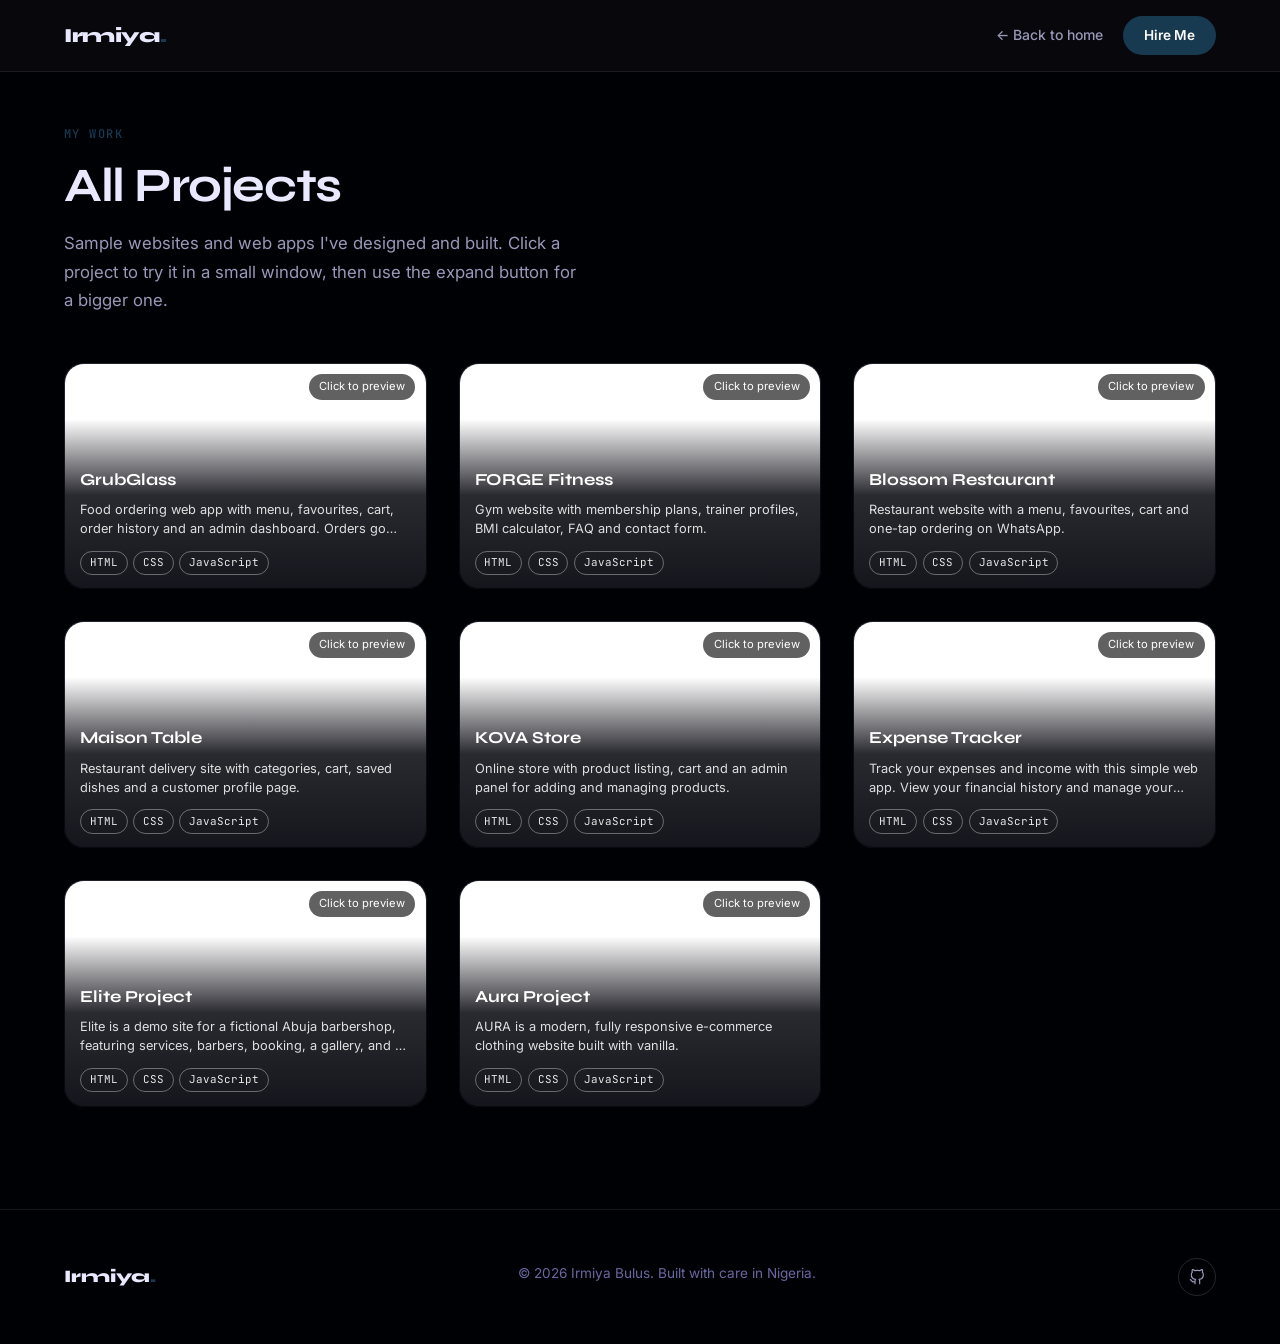
<file: projects.html>
<!DOCTYPE html>
<html lang="en" data-theme="dark">
<head>
<meta charset="UTF-8">
<meta name="viewport" content="width=device-width, initial-scale=1.0">
<meta name="description" content="All sample websites and web apps by Irmiya Bulus, a frontend web developer in Ibadan, Nigeria.">
<title>All Projects — Irmiya Bulus</title>
<link rel="preconnect" href="https://fonts.googleapis.com">
<link rel="preconnect" href="https://fonts.gstatic.com" crossorigin>
<link href="https://fonts.googleapis.com/css2?family=Syne:wght@400;600;700;800&family=Inter:wght@300;400;500;600&family=JetBrains+Mono:wght@400;500&display=swap" rel="stylesheet">
<link rel="stylesheet" href="style.css">
</head>
<body>

<svg xmlns="http://www.w3.org/2000/svg" style="display:none">
  <symbol id="ico-external" viewBox="0 0 24 24" fill="none" stroke="currentColor" stroke-width="2" stroke-linecap="round" stroke-linejoin="round"><path d="M18 13v6a2 2 0 0 1-2 2H5a2 2 0 0 1-2-2V8a2 2 0 0 1 2-2h6"/><polyline points="15 3 21 3 21 9"/><line x1="10" y1="14" x2="21" y2="3"/></symbol>
  <symbol id="ico-github" viewBox="0 0 24 24" fill="none" stroke="currentColor" stroke-width="1.8" stroke-linecap="round" stroke-linejoin="round"><path d="M9 19c-5 1.5-5-2.5-7-3m14 6v-3.87a3.37 3.37 0 0 0-.94-2.61c3.14-.35 6.44-1.54 6.44-7A5.44 5.44 0 0 0 20 4.77 5.07 5.07 0 0 0 19.91 1S18.73.65 16 2.48a13.38 13.38 0 0 0-7 0C6.27.65 5.09 1 5.09 1A5.07 5.07 0 0 0 5 4.77a5.44 5.44 0 0 0-1.5 3.78c0 5.42 3.3 6.61 6.44 7A3.37 3.37 0 0 0 9 18.13V22"/></symbol>
  <symbol id="ico-send" viewBox="0 0 24 24" fill="none" stroke="currentColor" stroke-width="2" stroke-linecap="round" stroke-linejoin="round"><line x1="22" y1="2" x2="11" y2="13"/><polygon points="22 2 15 22 11 13 2 9 22 2"/></symbol>
  <symbol id="ico-alert" viewBox="0 0 24 24" fill="none" stroke="currentColor" stroke-width="2" stroke-linecap="round" stroke-linejoin="round"><path d="M10.29 3.86L1.82 18a2 2 0 0 0 1.71 3h16.94a2 2 0 0 0 1.71-3L13.71 3.86a2 2 0 0 0-3.42 0z"/><line x1="12" y1="9" x2="12" y2="13"/><line x1="12" y1="17" x2="12.01" y2="17"/></symbol>
  <symbol id="ico-check" viewBox="0 0 24 24" fill="none" stroke="currentColor" stroke-width="2.5" stroke-linecap="round" stroke-linejoin="round"><polyline points="20 6 9 17 4 12"/></symbol>
</svg>

<nav>
  <a href="index.html" class="nav-logo">Irmiya<span>.</span></a>
  <div class="page-nav-links">
    <a href="index.html" class="page-back">&larr; Back to home</a>
    <a href="index.html#contact" class="btn btn-primary page-hire">Hire Me</a>
  </div>
</nav>

<section id="all-projects">
  <div class="container">
    <span class="eyebrow">My Work</span>
    <h1 class="section-title">All Projects</h1>
    <p class="section-sub">Sample websites and web apps I've designed and built. Click a project to try it in a small window, then use the expand button for a bigger one.</p>
    <div class="projects-grid" id="allProjectsGrid">
      <!-- Cards are drawn by projects.js (renderFeaturedProjects) -->
    </div>
  </div>
</section>

<footer>
  <div class="footer-inner">
    <a href="index.html" class="footer-logo">Irmiya<span>.</span></a>
    <p class="footer-copy">© 2026 Irmiya Bulus. Built with care in Nigeria.</p>
    <div class="social-links">
      <a href="https://github.com/dudujerry77-hue" class="social-link" title="GitHub"><svg><use href="#ico-github"/></svg></a>
    </div>
  </div>
</footer>

<div class="toast" id="toast">
  <svg><use href="#ico-check"/></svg>
  <span id="toast-msg">Done</span>
</div>

<script src="projects.js"></script>
</body>
</html>
</file>
<file: style.css>
*,
*::before,
*::after {
    box-sizing: border-box;
    margin: 0;
    padding: 0;
}

:root {
    --bg: #000105;
    --bg2: #000508;
    --bg3: #1A1A2E;
    --border: rgba(255, 255, 255, 0.08);
    --border2: rgba(255, 255, 255, 0.14);
    --text: #E8E8FF;
    --text2: #9898B8;
    --text3: #6868a0;
    --accent: #173a51;
    --accent2: #FF6B6B;
    --accent3: #00E5B0;
    --accent-glow: rgba(108, 99, 255, 0.15);
    --card-bg: rgba(26, 26, 46, 0.6);
    --font-display: 'Syne', sans-serif;
    --font-body: 'Inter', sans-serif;
    --font-mono: 'JetBrains Mono', monospace;
    --radius: 12px;
    --radius-lg: 20px;
    --nav-h: 72px;
}

[data-theme="light"] {
    --bg: #F5F5FF;
    --bg2: #EBEBF8;
    --bg3: #DFDFF0;
    --border: rgba(108, 99, 255, 0.12);
    --border2: rgba(108, 99, 255, 0.2);
    --text: #0A0A1F;
    --text2: #444460;
    --text3: #8888AA;
    --accent: #5B53EE;
    --accent-glow: rgba(108, 99, 255, 0.08);
    --card-bg: rgba(255, 255, 255, 0.9);
}

html {
    scroll-behavior: smooth;
}

a{
    text-decoration: none;
}

body {
    background: var(--bg);
    color: var(--text);
    font-family: var(--font-body);
    line-height: 1.6;
    overflow-x: hidden;
    transition: background 0.3s, color 0.3s;
}

/* NAV */
nav {
    position: fixed;
    top: 0;
    left: 0;
    right: 0;
    height: var(--nav-h);
    display: flex;
    align-items: center;
    padding: 0 clamp(1.5rem, 5vw, 4rem);
    border-bottom: 1px solid var(--border);
    background: rgba(10, 10, 15, 0.85);
    backdrop-filter: blur(20px);
    z-index: 1000;
    transition: background 0.3s;
    justify-content: space-between;
}

[data-theme="light"] nav {
    background: rgba(245, 245, 255, 0.88);
}

.nav-logo {
    font-family: var(--font-display);
    font-weight: 800;
    font-size: 1.25rem;
    color: var(--text);
    text-decoration: none;
    letter-spacing: -0.02em;
}

.nav-logo span {
    color: var(--accent);
}

.nav-links {
    display: flex;
    gap: 2rem;
    margin-left: auto;
    align-items: center;
}

.nav-links a {
    color: var(--text2);
    text-decoration: none;
    font-size: 0.875rem;
    font-weight: 500;
    transition: color 0.2s;
}

.nav-links a:hover {
    color: var(--text);
}

.nav-actions {
    display: flex;
    align-items: center;
    margin-left: 1rem;
}

.theme-toggle {
    width: 36px;
    height: 36px;
    border-radius: 50%;
    border: 1px solid var(--border2);
    background: transparent;
    cursor: pointer;
    display: flex;
    align-items: center;
    justify-content: center;
    color: var(--text2);
    transition: all 0.2s;
    margin-left: 1rem;
}

.theme-toggle:hover {
    background: var(--border);
    color: var(--text);
}

.theme-toggle svg {
    width: 16px;
    height: 16px;
}

.hamburger {
    display: none;
    flex-direction: column;
    gap: 5px;
    cursor: pointer;
    margin-left: 1rem;
    background: transparent;
    border: none;
    padding: 4px;
}

.hamburger span {
    width: 22px;
    height: 2px;
    background: var(--text);
    border-radius: 2px;
    transition: all 0.3s;
}

.mob-menu {
    position: fixed;
    display: none;
    position: fixed;
    top: var(--nav-h);
    margin-top: 0.2rem;
    right: 0.2rem;
    background: var(--bg2);
    border: 1px solid var(--border);
    padding: 1.5rem clamp(1.5rem, 5vw, 4rem);
    z-index: 999;
    flex-direction: column;
    gap: 1.25rem;
    width: 40%;
    border-radius: var(--radius) ;
}

.mob-menu:Hover {
    border-color: var(--border2);
}

.mob-menu a {
    color: var(--text2);
    text-decoration: none;
    font-weight: 500;
    font-size: 1rem;
    transition: color 0.2s;
    padding: 0.5rem 0.75rem;
    border-radius: 8px;
    background: var(--border);
}

.mob-menu a:hover {
    color: var(--text);
    background: var(--border2);
}

.mob-menu.open {
    display: flex;
}

/* LAYOUT */
section {
    padding: clamp(4rem, 8vw, 7rem) clamp(1.5rem, 5vw, 4rem);
}

.container {
    max-width: 1160px;
    margin: 0 auto;
}

.eyebrow {
    display: inline-block;
    font-family: var(--font-mono);
    font-size: 0.75rem;
    font-weight: 500;
    letter-spacing: 0.12em;
    color: var(--accent);
    text-transform: uppercase;
    margin-bottom: 1rem;
}

.section-title {
    font-family: var(--font-display);
    font-size: clamp(2rem, 4vw, 3rem);
    font-weight: 700;
    line-height: 1.1;
    letter-spacing: -0.03em;
    color: var(--text);
    margin-bottom: 1rem;
}

.section-sub {
    color: var(--text2);
    font-size: 1.05rem;
    max-width: 520px;
    line-height: 1.7;
}

/* BUTTONS */
.btn {
    display: inline-flex;
    align-items: center;
    gap: 0.5rem;
    padding: 0.75rem 1.75rem;
    border-radius: 50px;
    font-family: var(--font-body);
    font-size: 0.9rem;
    font-weight: 600;
    cursor: pointer;
    text-decoration: none;
    transition: all 0.25s;
    white-space: nowrap;
    border: none;
}

.btn-primary {
    background: var(--accent);
    color: #fff;
}

.btn-primary:hover {
    background: hsl(from var(--accent) h s calc(l + 5));
    transform: translateY(-2px);
    box-shadow: 0 8px 32px hsl(from var(--accent) h s calc(l + 5));
}

.btn-outline {
    background: transparent;
    color: var(--text);
    border: 1px solid var(--border2);
}

.btn-outline:hover {
    background: var(--border);
    transform: translateY(-2px);
}

/* HERO */
#hero {
    min-height: 100vh;
    display: grid;
    place-items: center;
    padding-top: calc(var(--nav-h) + 4rem);
    padding-bottom: 4rem;
    position: relative;
    overflow: hidden;
}

.hero-grid-bg {
    position: absolute;
    inset: 0;
    background-image: linear-gradient(rgba(108, 99, 255, 0.04) 1px, transparent 1px), linear-gradient(90deg, rgba(108, 99, 255, 0.04) 1px, transparent 1px);
    background-size: 60px 60px;
    pointer-events: none;
}

.hero-glow {
    position: absolute;
    top: 0;
    left: 50%;
    transform: translateX(-50%);
    width: 700px;
    height: 400px;
    background: radial-gradient(ellipse at center, rgba(108, 99, 255, 0.12) 0%, transparent 70%);
    pointer-events: none;
}

.hero-inner {
    display: grid;
    grid-template-columns: 1fr 420px;
    gap: 4rem;
    align-items: center;
    position: relative;
    z-index: 1;
}

@keyframes pulse {

    0%,
    100% {
        opacity: 1;
        transform: scale(1);
    }

    50% {
        opacity: 0.5;
        transform: scale(0.8);
    }
}

.hero-typewriter {
    font-family: var(--font-mono);
    font-size: 0.9rem;
    color: var(--accent3);
    margin-bottom: 0.75rem;
    display: flex;
    align-items: center;
    gap: 0.5rem;
}

.cursor {
    animation: blink 1s step-end infinite;
}

@keyframes blink {

    0%,
    100% {
        opacity: 1;
    }

    50% {
        opacity: 0;
    }
}

.hero-title {
    font-family: var(--font-display);
    font-size: clamp(2.5rem, 5vw, 4rem);
    font-weight: 800;
    line-height: 1.05;
    letter-spacing: -0.04em;
    color: var(--text);
    margin-bottom: 1.5rem;
}

/* .naspan {
  display: inline-block;
  overflow: hidden;
  width: 0;
  height: 0;
} */

.namspan {
  display: inline-block;
  position: relative;
  /* display: none; */
  /* background-color: green; */

}

.hero-title .hl {
    color: var(--accent);
}

.hero-desc {
    color: var(--text2);
    font-size: 1.1rem;
    line-height: 1.75;
    margin-bottom: 2.5rem;
    max-width: 480px;
}

.hero-actions {
    display: flex;
    gap: 1rem;
    flex-wrap: wrap;
}

.hero-stats {
    display: flex;
    gap: 2.5rem;
    margin-top: 3rem;
    padding-top: 2rem;
    border-top: 1px solid var(--border);
}

.stat-num {
    font-family: var(--font-display);
    font-size: 1.75rem;
    font-weight: 700;
    color: var(--text);
}

.stat-num span {
    color: var(--accent);
}

.stat-label {
    font-size: 0.8rem;
    color: var(--text3);
    margin-top: 0.2rem;
}

/* CODE CARD */
.code-card {
    --show:#23768e;
    background: var(--bg3);
    border: 1px solid var(--border2);
    border-radius: var(--radius-lg);
    overflow: hidden;
    font-family: var(--font-mono);
    font-size: 0.82rem;
    box-shadow: 0 3px var(--show);
  transition: all 0.25s;
    line-height: 1.7;
}
.code-card:hover {
  /* border-color: rgba(108, 99, 255, 0.2); */
  /* scale: calc(1.01); */
  box-shadow: 0 4px 10px hsl(from var(--accent) h s calc(l + 5));
  transform: translateY(-2px);

}

.code-card-header {
    display: flex;
    align-items: center;
    gap: 0.5rem;
    padding: 0.75rem 1rem;
    border-bottom: 1px solid var(--border);
    background: rgba(255, 255, 255, 0.02);
}

.dot-r {
    width: 10px;
    height: 10px;
    border-radius: 50%;
    background: #FF5F57;
}

.dot-y {
    width: 10px;
    height: 10px;
    border-radius: 50%;
    background: #FEBC2E;
}

.dot-g {
    width: 10px;
    height: 10px;
    border-radius: 50%;
    background: #28C840;
}

.code-filename {
    font-size: 0.75rem;
    color: var(--text3);
    margin-left: auto;
}

.code-body {
    padding: 1.25rem 1.5rem;
}

.c-key {
    color: #FF6B6B;
}

.c-str {
    color: #00E5B0;
}

.c-val {
    color: #6C63FF;
}

.c-obj {
    color: var(--text2);
}

.c-fn {
    color: #FFD700;
}

/* SERVICES */
#services {
    background: var(--bg2);
}

.services-grid {
    display: grid;
    grid-template-columns: repeat(auto-fit, minmax(240px, 1fr));
    gap: 1.5rem;
}

.service-card {
    background: var(--card-bg);
    border: 1px solid var(--border);
    border-radius: var(--radius-lg);
    padding: 2rem;
    transition: all 0.3s;
    position: relative;
    overflow: hidden;
    box-shadow: 0 3px var(--show);
    
}

/* .service-card::before {
    content: '';
    position: absolute;
    top: 0;
    left: 0;
    right: 0;
    height: 20px;
    background: var(--accent);
    opacity: 0;
    transition: opacity 0.3s;
} */

.service-card:hover {
    border-color: var(--border2);
    scale: calc(1.01);
    box-shadow: 0 10px 5px hsl(from var(--accent) h s calc(l + 5));
    transform: translateY(-4px);
}

.service-card:hover::before {
    opacity: 1;
}

.service-icon {
    width: 48px;
    height: 48px;
    border-radius: 12px;
    background: var(--accent-glow);
    border: 1px solid hsl(from var(--accent) h s calc(l + 5));
    display: flex;
    align-items: center;
    justify-content: center;
    margin-bottom: 1.25rem;
    color: var(--accent);
}

.service-icon svg {
    width: 22px;
    height: 22px;
}

.service-card h3 {
    font-family: var(--font-display);
    font-size: 1.1rem;
    font-weight: 700;
    color: var(--text);
    margin-bottom: 0.5rem;
}

.service-card p {
    color: var(--text2);
    font-size: 0.9rem;
    line-height: 1.65;
}

/* PROJECTS — a purely visual showcase. Each card IS a live preview of
   the project's actual site; there is no title/description/buttons at
   rest. Hovering (mouse) or tapping/focusing (touch/keyboard) grows an
   interactive mini-browser directly over the same spot — see
   .mini-browser-popover below. */
.projects-grid {
    display: grid;
    grid-template-columns: repeat(auto-fit, minmax(320px, 1fr));
    gap: 2rem;
    margin-top: 3rem;
}

.project-showcase {
    position: relative;
    aspect-ratio: 16 / 10;
    cursor: pointer;
}

.project-showcase:focus-visible {
    outline: 2px solid var(--accent);
    outline-offset: 3px;
    border-radius: var(--radius-lg);
}

/* Lifted above sibling grid cards while its popover is open, since the
   popover intentionally extends beyond the card's own box. */
.project-showcase.active {
    z-index: 30;
}

.projects-empty {
    color: var(--text2);
    margin-top: 2rem;
}

.pp-frame-wrap {
    position: absolute;
    inset: 0;
    background: var(--card-bg);
    border: 1px solid var(--border);
    border-radius: var(--radius-lg);
    overflow: hidden;
    transition: border-color 0.25s;
}

.project-showcase:hover .pp-frame-wrap,
.project-showcase.active .pp-frame-wrap {
    border-color: var(--border2);
}

.pp-frame {
    width: 100%;
    height: 100%;
    max-width: none;
    border: 0;
    display: block;
    background: #fff;
    /* the wrapper itself is the interactive target — this frame is a
       passive resting-state visual, not a second, smaller, harder to
       use copy of the interactive mini-browser */
    pointer-events: none;
}

/* Shown only when the embed-block heuristic in script.js decides the
   site refused to be framed, or genuinely never loaded — never used as
   a default/loading state, and never a logo/gradient standing in for
   the real site. */
.pp-fallback {
    position: absolute;
    inset: 0;
    display: none;
    flex-direction: column;
    align-items: center;
    justify-content: center;
    gap: 0.3rem;
    text-align: center;
    padding: 1.5rem;
    background: var(--bg3);
}

.pp-fallback.show {
    display: flex;
}

.pp-fallback-title {
    font-family: var(--font-display);
    font-weight: 700;
    color: var(--text);
    font-size: 1rem;
}

.pp-fallback-sub {
    color: var(--text3);
    font-size: 0.82rem;
}

/* ══════════════════════════════════════════════════════════════
   WINDOW SIZES — change the numbers here to resize the windows
   ──────────────────────────────────────────────────────────────
   SMALL WINDOW = the mini browser that opens on a project card
     --small-win-width   how wide it is.
                         "calc(100% + 48px)" means: card width + 48px.
                         Use e.g. calc(100% + 120px) for a wider one.
     --small-win-height  how tall it is (400px, but never more than
                         70% of the screen height).
   BIG WINDOW = opens with the expand button in the small window
     --big-win-gap-y     empty space above and below it (3vh = 3% of
                         the screen height). Make it smaller for a
                         taller window.
     --big-win-gap-x     empty space left and right of it.
     --big-win-max-width widest it is allowed to get on large screens.
   The second block (max-width: 950px) is the same for tablets/phones.
   ══════════════════════════════════════════════════════════════ */
:root {
    --small-win-width: min(calc(100% + 48px), calc(100vw - 2rem));
    --small-win-height: min(400px, 70vh);

    --big-win-gap-y: 3vh;
    --big-win-gap-x: 3vw;
    --big-win-max-width: 1500px;
}

@media (max-width: 950px) {
    :root {
        --small-win-width: calc(100vw - 1.5rem);
        --small-win-height: min(520px, 78vh);
    }
}

/* Text on top of each project card (name, description, languages).
   It fades out when the card is clicked and the small window opens. */
.project-info {
    position: absolute;
    left: 0;
    right: 0;
    bottom: 0;
    z-index: 1;
    padding: 3rem 1rem 0.9rem;
    display: flex;
    flex-direction: column;
    gap: 0.4rem;
    background: linear-gradient(to top, rgba(6, 6, 14, 0.94) 0%, rgba(6, 6, 14, 0.86) 55%, rgba(6, 6, 14, 0) 100%);
    border-radius: 0 0 var(--radius-lg) var(--radius-lg);
    pointer-events: none;
    transition: opacity 0.2s ease;
}

.project-name {
    font-family: var(--font-display);
    font-size: 1.05rem;
    font-weight: 700;
    color: #fff;
}

.project-desc {
    color: rgba(255, 255, 255, 0.85);
    font-size: 0.8rem;
    line-height: 1.5;
    display: -webkit-box;
    -webkit-line-clamp: 2;
    -webkit-box-orient: vertical;
    overflow: hidden;
}

.project-tags {
    display: flex;
    flex-wrap: wrap;
    gap: 0.35rem;
}

.project-tag {
    font-family: var(--font-mono, monospace);
    font-size: 0.68rem;
    padding: 0.15rem 0.55rem;
    border-radius: 50px;
    border: 1px solid rgba(255, 255, 255, 0.35);
    color: rgba(255, 255, 255, 0.9);
}

.project-hint {
    position: absolute;
    top: 0.7rem;
    right: 0.7rem;
    z-index: 1;
    font-size: 0.7rem;
    padding: 0.25rem 0.65rem;
    border-radius: 50px;
    background: rgba(0, 0, 0, 0.62);
    color: #fff;
    pointer-events: none;
    transition: opacity 0.2s ease;
}

.project-showcase.active .project-info,
.project-showcase.active .project-hint {
    opacity: 0;
}

/* MINI-BROWSER POPOVER — grows out of the card on hover/tap, roughly
   centered over it and a bit larger so there's real room to explore the
   site, then shrinks back on close. Same browser-chrome visual language
   (dots + address bar) throughout. A DOM child of .project-showcase, by
   design — see the comment above openProjectPreview() in script.js for
   why that specific nesting is what makes "moving from the preview into
   the mini-browser keeps it open" work with zero extra JS. */
.mini-browser-popover {
    position: absolute;
    top: 50%;
    left: 50%;
    z-index: 2;
    width: var(--small-win-width);   /* change in WINDOW SIZES block above */
    height: var(--small-win-height);
    transform: translate(-50%, -50%) scale(0.94);
    background: var(--bg3);
    border: 1px solid var(--border2);
    border-radius: 16px;
    overflow: hidden;
    display: flex;
    flex-direction: column;
    box-shadow: 0 25px 70px rgba(0, 0, 0, 0.45);
    opacity: 0;
    pointer-events: none;
    transition: opacity 0.2s ease, transform 0.2s ease;
}

.project-showcase.active .mini-browser-popover {
    opacity: 1;
    transform: translate(-50%, -50%) scale(1);
    pointer-events: auto;
}

.pm-chrome {
    display: flex;
    align-items: center;
    gap: 8px;
    padding: 0.65rem 0.75rem;
    background: #1c1c28;
    border-bottom: 1px solid rgba(255, 255, 255, 0.06);
    flex-shrink: 0;
}

[data-theme="light"] .pm-chrome {
    background: #DFDFF0;
}

.bc-dot {
    width: 9px;
    height: 9px;
    border-radius: 50%;
    flex-shrink: 0;
}

.bc-r { background: #FF5F57; }
.bc-y { background: #FEBC2E; }
.bc-g { background: #28C840; }

.bc-addr {
    flex: 1;
    display: flex;
    align-items: center;
    gap: 5px;
    margin-left: 0.4rem;
    padding: 0.32rem 0.7rem;
    border-radius: 6px;
    background: rgba(255, 255, 255, 0.07);
    font-family: var(--font-mono);
    font-size: 0.7rem;
    color: var(--text3);
    min-width: 0;
}

[data-theme="light"] .bc-addr {
    background: rgba(0, 0, 0, 0.06);
}

.bc-url {
    color: var(--text2);
    white-space: nowrap;
    overflow: hidden;
    text-overflow: ellipsis;
}

/* Three-dot menu + close — the only controls in the header. No large
   action area anywhere below the preview. */
.pm-menu {
    position: relative;
    flex-shrink: 0;
}

.pm-menu-btn {
    width: 26px;
    height: 26px;
    border-radius: 50%;
    border: none;
    background: rgba(255, 255, 255, 0.08);
    color: var(--text2);
    display: flex;
    align-items: center;
    justify-content: center;
    cursor: pointer;
    font-size: 1rem;
    line-height: 1;
    transition: all 0.2s;
}

.pm-menu-btn:hover {
    background: rgba(255, 255, 255, 0.16);
    color: var(--text);
}

.pm-menu-dropdown {
    position: absolute;
    top: calc(100% + 6px);
    right: 0;
    min-width: 170px;
    background: var(--bg3);
    border: 1px solid var(--border2);
    border-radius: 10px;
    box-shadow: 0 12px 32px rgba(0, 0, 0, 0.4);
    padding: 0.35rem;
    display: none;
    flex-direction: column;
    gap: 2px;
    z-index: 5;
}

.pm-menu.open .pm-menu-dropdown {
    display: flex;
}

.pm-menu-dropdown button {
    display: flex;
    align-items: center;
    gap: 0.55rem;
    width: 100%;
    padding: 0.5rem 0.6rem;
    background: transparent;
    border: none;
    border-radius: 7px;
    color: var(--text2);
    font-family: var(--font-body);
    font-size: 0.85rem;
    text-align: left;
    cursor: pointer;
    transition: background 0.15s, color 0.15s;
}

.pm-menu-dropdown button:hover {
    background: var(--border);
    color: var(--text);
}

.pm-menu-dropdown svg {
    width: 14px;
    height: 14px;
    flex-shrink: 0;
}

.pm-expand {
    width: 26px;
    height: 26px;
    border-radius: 50%;
    border: none;
    background: rgba(255, 255, 255, 0.08);
    color: var(--text2);
    display: flex;
    align-items: center;
    justify-content: center;
    cursor: pointer;
    flex-shrink: 0;
    transition: all 0.2s;
}

.pm-expand svg {
    width: 13px;
    height: 13px;
}

.pm-expand:hover {
    background: rgba(255, 255, 255, 0.16);
    color: var(--text);
}

.pm-close {
    width: 26px;
    height: 26px;
    border-radius: 50%;
    border: none;
    background: rgba(255, 255, 255, 0.08);
    color: var(--text2);
    display: flex;
    align-items: center;
    justify-content: center;
    cursor: pointer;
    font-size: 1.1rem;
    line-height: 1;
    flex-shrink: 0;
    transition: all 0.2s;
}

.pm-close:hover {
    background: rgba(255, 107, 107, 0.2);
    color: #FF6B6B;
}

.pm-body {
    position: relative;
    flex: 1;
    overflow: hidden;
    background: #fff;
}

.pm-frame {
    width: 100%;
    height: 100%;
    border: 0;
    display: block;
}

.pm-fallback {
    position: absolute;
    inset: 0;
    display: none;
    flex-direction: column;
    align-items: center;
    justify-content: center;
    gap: 0.6rem;
    text-align: center;
    padding: 2rem;
    background: var(--bg3);
}

.pm-fallback.show {
    display: flex;
}

.pm-fallback svg {
    width: 32px;
    height: 32px;
    color: #FFB020;
}

.pm-fallback p {
    font-family: var(--font-display);
    font-weight: 700;
    color: var(--text);
    font-size: 1.1rem;
}

.pm-fallback span {
    color: var(--text3);
    font-size: 0.88rem;
}

/* WHY ME */
#why {
    background: var(--bg2);
}

.why-grid {
    display: grid;
    grid-template-columns: repeat(auto-fit, minmax(200px, 1fr));
    gap: 1.5rem;
    margin-top: 3rem;
}

.why-card {
    background: var(--card-bg);
    border: 1px solid var(--border);
    border-radius: var(--radius);
    padding: 1.75rem;
    text-align: center;
    box-shadow: 0 3px hsl(from var(--accent) h s calc(l + 5));
    transition: all 0.3s;
}

.why-card:hover {
    scale: calc(1.01);
    box-shadow: 0 10px 5px hsl(from var(--accent) h s calc(l + 5));
    border-color: hsl(from var(--accent) h s calc(l + 5));
    transform: translateY(-3px);
}

.why-icon {
    width: 52px;
    height: 52px;
    border-radius: 14px;
    background: var(--accent-glow);
    border: 1px solid rgba(108, 99, 255, 0.2);
    display: flex;
    align-items: center;
    justify-content: center;
    margin: 0 auto 1rem;
    color: var(--accent);
}

.why-icon svg {
    width: 24px;
    height: 24px;
}

.why-card h3 {
    font-family: var(--font-display);
    font-size: 1rem;
    font-weight: 700;
    color: var(--text);
    margin-bottom: 0.4rem;
}

.why-card p {
    color: var(--text2);
    font-size: 0.85rem;
    line-height: 1.6;
}

/* PROCESS — 4 steps.
   Desktop: four cards joined by a line. Tablet: 2 x 2 cards.
   Phone: a slim vertical timeline (uses much less height). */
.process-steps {
    display: grid;
    grid-template-columns: repeat(4, 1fr);
    gap: 1.25rem;
    margin-top: 3rem;
}

.process-step {
    position: relative;
    padding: 1.6rem 1.4rem 1.5rem;
    background: var(--card-bg);
    border: 1px solid var(--border);
    border-radius: var(--radius-lg);
    text-align: left;
    transition: border-color 0.25s, box-shadow 0.25s;
}

.process-step:hover {
    border-color: var(--border2);
    box-shadow: 0 14px 40px rgba(0, 0, 0, 0.25);
}

/* the line that joins one card to the next */
.process-step:not(:last-child)::after {
    content: '';
    position: absolute;
    top: 3.1rem;
    right: -1.25rem;
    width: 1.25rem;
    height: 2px;
    background: linear-gradient(90deg, var(--accent), var(--border2));
}

.step-icon {
    width: 52px;
    height: 52px;
    border-radius: 14px;
    background: linear-gradient(135deg, var(--accent), color-mix(in srgb, var(--accent) 55%, #4fb3d9));
    color: #fff;
    display: flex;
    align-items: center;
    justify-content: center;
    margin-bottom: 1.1rem;
    box-shadow: 0 8px 22px rgba(23, 58, 81, 0.45);
}

.step-icon svg {
    width: 24px;
    height: 24px;
}

/* big faint number in the corner of each card */
.step-count {
    position: absolute;
    top: 1rem;
    right: 1.2rem;
    font-family: var(--font-display);
    font-weight: 800;
    font-size: 2.4rem;
    line-height: 1;
    color: var(--text);
    opacity: 0.07;
    pointer-events: none;
}

.process-step h3 {
    font-family: var(--font-display);
    font-weight: 700;
    font-size: 1.05rem;
    color: var(--text);
    margin-bottom: 0.4rem;
}

.process-step p {
    color: var(--text2);
    font-size: 0.85rem;
    line-height: 1.6;
}

@media (max-width: 950px) {
    .process-steps {
        grid-template-columns: repeat(2, 1fr);
        gap: 1rem;
    }

    .process-step:not(:last-child)::after {
        display: none;
    }
}

@media (max-width: 600px) {
    #process {
        padding-top: 3rem;
        padding-bottom: 3rem;
    }

    .process-steps {
        grid-template-columns: 1fr;
        gap: 0;
        margin-top: 1.5rem;
    }

    .process-step:last-child {
        padding-bottom: 0;
    }

    /* the vertical line between the icons */
    .process-step:not(:last-child)::after {
        display: block;
        top: 44px;
        bottom: 4px;
        left: 19px;
        right: auto;
        width: 2px;
        height: auto;
        background: linear-gradient(var(--accent), var(--border));
    }

} 

/* SKILLS MARQUEE */
#skills {
    overflow: hidden;
}

.marquee-wrapper {
    margin-top: 3rem;
    overflow: hidden;
    position: relative;
}

.marquee-wrapper::before,
.marquee-wrapper::after {
    content: '';
    position: absolute;
    top: 0;
    bottom: 0;
    width: 120px;
    z-index: 2;
    pointer-events: none;
}

.marquee-wrapper::before {
    left: 0;
    background: linear-gradient(to right, var(--bg), transparent);
}

.marquee-wrapper::after {
    right: 0;
    background: linear-gradient(to left, var(--bg), transparent);
}

.marquee-track {
    display: flex;
    gap: 1rem;
    width: max-content;
    animation: marquee 28s linear infinite;
}

.marquee-track:hover {
    animation-play-state: paused;
}

.marquee-track-rev {
    animation-direction: reverse;
    animation-duration: 32s;
}

.marquee-row {
    margin-bottom: 1rem;
}

.marquee-row:last-child {
    margin-bottom: 0;
}

@keyframes marquee {
    from {
        transform: translateX(0);
    }

    to {
        transform: translateX(-50%);
    }
}

.skill-pill {
    display: inline-flex;
    align-items: center;
    gap: 0.6rem;
    padding: 0.65rem 1.25rem;
    border-radius: 50px;
    border: 1px solid var(--border2);
    background: var(--card-bg);
    font-size: 0.88rem;
    font-weight: 600;
    color: var(--text);
    white-space: nowrap;
    transition: border-color 0.25s, background 0.25s, color 0.25s, transform 0.25s;
    cursor: default;
    flex-shrink: 0;
}

.skill-pill:hover {
    border-color: var(--accent);
    background: var(--accent-glow);
    color: var(--accent);
    transform: translateY(-3px) scale(1.04);
}

.skill-pill svg {
    width: 18px;
    height: 18px;
    flex-shrink: 0;
}

/* PRICING */
#pricing {
    background: var(--bg2);
}

.pricing-grid {
    display: grid;
    grid-template-columns: repeat(auto-fit, minmax(260px, 1fr));
    gap: 1.5rem;
    margin-top: 3rem;
}

.pricing-card {
    background: var(--card-bg);
    border: 1px solid var(--border);
    border-radius: var(--radius-lg);
    padding: 2.5rem 2rem;
    position: relative;
    transition: all 0.3s;
}

.pricing-card:hover {
    transform: translateY(-4px);
}

.pricing-card.featured {
    border-color: var(--accent);
    background: linear-gradient(135deg, rgba(108, 99, 255, 0.1), rgba(26, 26, 46, 0.9));
}

.pricing-badge {
    position: absolute;
    top: -14px;
    left: 50%;
    transform: translateX(-50%);
    background: var(--accent);
    color: #fff;
    font-size: 0.72rem;
    font-weight: 700;
    padding: 0.3rem 1rem;
    border-radius: 50px;
    letter-spacing: 0.06em;
    text-transform: uppercase;
    white-space: nowrap;
}

.pricing-plan {
    font-size: 0.78rem;
    font-weight: 700;
    text-transform: uppercase;
    letter-spacing: 0.1em;
    color: var(--accent);
    margin-bottom: 0.5rem;
}

.pricing-price {
    font-family: var(--font-display);
    font-size: 2.75rem;
    font-weight: 800;
    color: var(--text);
    margin-bottom: 0.25rem;
    line-height: 1;
}

.pricing-price span {
    font-size: 1.25rem;
    vertical-align: super;
}

.pricing-desc {
    color: var(--text3);
    font-size: 0.85rem;
    margin-bottom: 1.75rem;
}

.pricing-features {
    list-style: none;
    margin-bottom: 2rem;
}

.pricing-features li {
    display: flex;
    align-items: center;
    gap: 0.6rem;
    padding: 0.5rem 0;
    border-bottom: 1px solid var(--border);
    font-size: 0.88rem;
    color: var(--text2);
}

.pricing-features li:last-child {
    border-bottom: none;
}

.check {
    color: var(--accent3);
    display: flex;
}

.check svg {
    width: 15px;
    height: 15px;
}

/* FAQ */
.faq-list {
    margin-top: 3rem;
    max-width: 760px;
}

.faq-item {
    border-bottom: 1px solid var(--border);
    overflow: hidden;
}

.faq-q {
    width: 100%;
    display: flex;
    align-items: center;
    justify-content: space-between;
    padding: 1.25rem 0;
    background: transparent;
    border: none;
    cursor: pointer;
    color: var(--text);
    font-family: var(--font-body);
    font-size: 1rem;
    font-weight: 500;
    text-align: left;
    gap: 1rem;
}

.faq-arrow {
    flex-shrink: 0;
    color: var(--text3);
    transition: transform 0.3s;
    display: flex;
}

.faq-arrow svg {
    width: 18px;
    height: 18px;
}

.faq-item.open .faq-arrow {
    transform: rotate(180deg);
    
}

.faq-a {
    max-height: 0;
    overflow: hidden;
    transition: max-height 0.35s ease;
    color: var(--text2);
    font-size: 0.92rem;
    line-height: 1.7;
}

.faq-a-inner {
    padding-left: 20px;
    padding-bottom: 1.25rem;
    position: relative;
}
.faq-a-inner::before{
    content: "";
    position: absolute;
    top: 0;
    left: 0;
    bottom: 0;
    background: var(--accent);
    width: 1px;
    height: 70%;
    z-index: 22;
}

.faq-item.open .faq-a {
    max-height: 200px;
}

/* CONTACT */
#contact {
    background: var(--bg2);
}

.contact-inner {
    display: grid;
    grid-template-columns: 1fr 1fr;
    gap: 4rem;
    align-items: start;
}

.contact-info h2 {
    font-family: var(--font-display);
    font-size: clamp(1.8rem, 3.5vw, 2.5rem);
    font-weight: 700;
    letter-spacing: -0.03em;
    color: var(--text);
    margin-bottom: 1rem;
}

.contact-info p {
    color: var(--text2);
    line-height: 1.75;
    margin-bottom: 2rem;
}

.contact-detail {
    display: flex;
    align-items: center;
    gap: 0.75rem;
    margin-bottom: 1rem;
    color: var(--text2);
    font-size: 0.9rem;
}

.contact-detail-icon {
    width: 36px;
    height: 36px;
    border-radius: 8px;
    background: var(--accent-glow);
    border: 1px solid rgba(108, 99, 255, 0.2);
    display: flex;
    align-items: center;
    justify-content: center;
    flex-shrink: 0;
    color: var(--accent);
}

.contact-detail-icon svg {
    width: 16px;
    height: 16px;
}

.contact-form {
    background: var(--card-bg);
    border: 1px solid var(--border);
    border-radius: var(--radius-lg);
    padding: 2.5rem;
}

.form-group {
    margin-bottom: 1.25rem;
}

.form-group label {
    display: block;
    font-size: 0.82rem;
    font-weight: 600;
    color: var(--text2);
    margin-bottom: 0.5rem;
    letter-spacing: 0.02em;
    text-transform: uppercase;
}

.form-group input,
.form-group textarea,
.form-group select {
    width: 100%;
    padding: 0.75rem 1rem;
    background: var(--bg);
    border: 1px solid var(--border2);
    border-radius: 8px;
    color: var(--text);
    font-family: var(--font-body);
    font-size: 0.92rem;
    transition: border-color 0.2s;
    outline: none;
    appearance: none;
}

.form-group input:focus,
.form-group textarea:focus,
.form-group select:focus {
    border-color: var(--accent);
}

.form-group textarea {
    resize: vertical;
    min-height: 120px;
}

.form-row {
    display: grid;
    grid-template-columns: 1fr 1fr;
    gap: 1rem;
}

.btn-whatsapp {
    display: inline-flex;
    align-items: center;
    gap: 0.6rem;
    padding: 0.8rem 1.75rem;
    border-radius: 50px;
    background: var(--accent) ;
    color: #fff;
    font-weight: 600;
    font-size: 0.9rem;
    text-decoration: none;
    transition: all 0.25s;
    margin-top: 1rem;
}

.btn-whatsapp:hover {
    background: hsl(from var(--accent) h s calc(l + 5));
    transform: translateY(-2px);
}

.btn-whatsapp svg {
    width: 18px;
    height: 18px;
}

/* FOOTER */
footer {
    background: var(--bg);
    border-top: 1px solid var(--border);
    padding: 3rem clamp(1.5rem, 5vw, 4rem);
}

.footer-inner {
    max-width: 1160px;
    margin: 0 auto;
    display: flex;
    justify-content: space-between;
    align-items: center;
    flex-wrap: wrap;
    gap: 1.5rem;
}

.footer-logo {
    font-family: var(--font-display);
    font-weight: 800;
    font-size: 1.1rem;
    color: var(--text);
    text-decoration: none;
}

.footer-logo span {
    color: var(--accent);
}

.footer-copy {
    color: var(--text3);
    font-size: 0.85rem;
}
.social-links {
    display: flex;
    gap: 0.75rem;
}

.social-link {
    width: 38px;
    height: 38px;
    border-radius: 50%;
    border: 1px solid var(--border2);
    display: flex;
    align-items: center;
    justify-content: center;
    color: var(--text2);
    text-decoration: none;
    transition: all 0.2s;
}

.social-link svg {
    width: 16px;
    height: 16px;
}

.social-link:hover {
    background: var(--accent);
    border-color: var(--accent);
    color: #fff;
    transform: translateY(-2px);
}

/* SCROLL REVEAL */
.reveal {
    opacity: 0;
    transform: translateY(24px);
    transition: opacity 0.6s ease, transform 0.6s ease;
}

.reveal.visible {
    opacity: 1;
    transform: translateY(0);
}

.reveal-delay-1 {
    transition-delay: 0.1s;
}

.reveal-delay-2 {
    transition-delay: 0.2s;
}

.reveal-delay-3 {
    transition-delay: 0.3s;
}

/* TOAST */
.toast {
    position: fixed;
    bottom: 2rem;
    right: 2rem;
    background: var(--bg3);
    border: 1px solid var(--border2);
    border-radius: 12px;
    padding: 1rem 1.5rem;
    color: var(--text);
    font-size: 0.9rem;
    font-weight: 500;
    z-index: 9999;
    transform: translateY(100px);
    opacity: 0;
    transition: all 0.35s;
    display: flex;
    align-items: center;
    gap: 0.6rem;
}

.toast.show {
    transform: translateY(0);
    opacity: 1;
}

.toast svg {
    width: 18px;
    height: 18px;
    flex-shrink: 0;
}

@media(max-width: 750px) {

    .nav-links{
        display: none;
    }

    .hamburger {
        display: flex;
    }

}

/* RESPONSIVE */
@media (max-width: 950px) {
    .hero-inner {
        grid-template-columns: 1fr;
    }

    .code-card {
        display: none;
    }
    .contact-inner {
        grid-template-columns: 1fr;
    }

    /* .nav-links {
        display: none;
    }

    .hamburger {
        display: fle;
    } */
}

@media (max-width: 600px) {
    .hero-stats {
        gap: 1.5rem;
    }

    .form-row {
        grid-template-columns: 1fr;
    }

    .pricing-grid {
        grid-template-columns: 1fr;
    }

    .footer-inner {
        flex-direction: column;
        text-align: center;
    }
}

@media (prefers-reduced-motion: reduce) {

    *,
    *::before,
    *::after {
        animation: none !important;
        transition: none !important;
    }
}

/* BIGGER WINDOW — opened by the expand button in the mini-browser header */
.proj-modal {
    position: fixed;
    inset: 0;
    z-index: 9000;
    display: none;
    align-items: center;
    justify-content: center;
    padding: var(--big-win-gap-y) var(--big-win-gap-x);   /* change in WINDOW SIZES block */
    background: rgba(0, 0, 0, 0.72);
    backdrop-filter: blur(4px);
}

.proj-modal.open {
    display: flex;
}

.proj-modal-box {
    width: 100%;
    height: 100%;
    max-width: var(--big-win-max-width);   /* change in WINDOW SIZES block */
    display: flex;
    flex-direction: column;
    background: var(--bg3);
    border: 1px solid var(--border2);
    border-radius: 16px;
    overflow: hidden;
    box-shadow: 0 30px 90px rgba(0, 0, 0, 0.6);
}

.proj-modal-body {
    flex: 1;
    min-height: 0;
    background: #fff;
}

.proj-modal-frame {
    width: 100%;
    height: 100%;
    border: 0;
    display: block;
}

@media (max-width: 700px) {
    .proj-modal {
        padding: 0;
    }

    .proj-modal-box {
        border-radius: 16px;
        border: 1px solid var(--border2);
    }
}


/* ══════════════════════════════════════════════════════════════
   PROJECTS ON SMALL SCREENS
   Phones: two cards per row. The small window is fixed to the middle
   of the screen, so cards on the left or right edge never push it
   off-screen.
   ══════════════════════════════════════════════════════════════ */
@media (max-width: 950px) {
    .mini-browser-popover {
        position: fixed;
    }

    .project-showcase.active {
        z-index: 1100;
    }
}

@media (max-width: 600px) {
    .projects-grid {
        grid-template-columns: repeat(2, 1fr);
        gap: 0.75rem;
        margin-top: 2rem;
    }

    .project-showcase {
        aspect-ratio: 3 / 4;
    }

    .project-info {
        padding: 2.2rem 0.6rem 0.6rem;
        gap: 0.25rem;
    }

    .project-name {
        font-size: 0.82rem;
    }

    .project-desc {
        font-size: 0.66rem;
        line-height: 1.4;
        -webkit-line-clamp: 3;
    }

    .project-tag {
        font-size: 0.56rem;
        padding: 0.1rem 0.4rem;
    }

    .project-hint {
        font-size: 0.58rem;
        padding: 0.18rem 0.5rem;
        top: 0.45rem;
        right: 0.45rem;
    }
}

/* "View all projects" button (shown only when there are more projects) */
.projects-more {
    display: none;
    justify-content: center;
    margin-top: 2rem;
}

.projects-more.show {
    display: flex;
}

/* projects.html */
.page-nav-links {
    display: flex;
    align-items: center;
    gap: 1.25rem;
}

.page-back {
    color: var(--text2);
    text-decoration: none;
    font-size: 0.875rem;
    font-weight: 500;
    transition: color 0.2s;
}

.page-back:hover {
    color: var(--text);
}

.page-hire {
    padding: 0.55rem 1.3rem;
    font-size: 0.85rem;
}

#all-projects {
    padding-top: calc(var(--nav-h) + 3rem);
    min-height: 80vh;
}

@media (max-width: 600px) {
    .page-hire {
        display: none;
    }
}

/* ══════════════════════════════════════════════════════════════
   PRICING POPUP (Get Started)
   ══════════════════════════════════════════════════════════════ */
.plan-modal {
    position: fixed;
    inset: 0;
    z-index: 9500;
    display: none;
    align-items: center;
    justify-content: center;
    padding: 1rem;
    background: rgba(0, 0, 0, 0.7);
    backdrop-filter: blur(4px);
}

.plan-modal.open {
    display: flex;
}

.plan-modal-box {
    position: relative;
    width: 100%;
    max-width: 520px;
    max-height: calc(100vh - 2rem);
    overflow-y: auto;
    background: var(--bg3);
    border: 1px solid var(--border2);
    border-radius: var(--radius-lg);
    padding: 1.6rem 1.5rem 1.4rem;
    box-shadow: 0 30px 90px rgba(0, 0, 0, 0.6);
}

.plan-modal-close {
    position: absolute;
    top: 0.8rem;
    right: 0.8rem;
    width: 32px;
    height: 32px;
    border-radius: 50%;
    border: none;
    background: rgba(255, 255, 255, 0.08);
    color: var(--text2);
    font-size: 1.3rem;
    line-height: 1;
    cursor: pointer;
    transition: all 0.2s;
}

.plan-modal-close:hover {
    background: rgba(255, 107, 107, 0.2);
    color: #FF6B6B;
}

.plan-modal-title {
    font-family: var(--font-display);
    font-size: 1.4rem;
    font-weight: 700;
    color: var(--text);
    margin-bottom: 0.9rem;
}

.plan-summary {
    background: var(--card-bg);
    border: 1px solid var(--border);
    border-radius: var(--radius);
    padding: 0.9rem 1rem;
    margin-bottom: 1.1rem;
}

.plan-summary-head {
    display: flex;
    justify-content: space-between;
    align-items: baseline;
    gap: 1rem;
}

.plan-summary-name {
    font-weight: 700;
    color: var(--text);
}

.plan-summary-price {
    font-family: var(--font-display);
    font-weight: 800;
    font-size: 1.35rem;
    color: var(--text);
}

.plan-summary-tag {
    color: var(--text3);
    font-size: 0.78rem;
    margin-bottom: 0.6rem;
}

.plan-summary ul {
    list-style: none;
    display: grid;
    grid-template-columns: 1fr 1fr;
    gap: 0.3rem 0.8rem;
    font-size: 0.74rem;
    color: var(--text2);
}

.plan-summary li::before {
    content: '\2713  ';
    color: var(--accent3);
    font-weight: 700;
}

.plan-optional {
    color: var(--text3);
    font-weight: 400;
}

.plan-error {
    color: var(--accent2);
    font-size: 0.82rem;
    min-height: 1.2em;
    margin: 0.2rem 0 0.6rem;
}

.plan-actions {
    display: grid;
    grid-template-columns: 1fr 1fr;
    gap: 0.7rem;
}

.plan-actions .btn,
.plan-actions .btn-whatsapp {
    justify-content: center;
    margin-top: 0;
    border: 1px solid transparent;
    font-family: var(--font-body);
    cursor: pointer;
    padding-left: 1rem;
    padding-right: 1rem;
}

.plan-actions .btn-outline {
    border-color: var(--border2);
}

.plan-note {
    color: var(--text3);
    font-size: 0.74rem;
    line-height: 1.5;
    margin-top: 0.9rem;
    text-align: center;
}

.plan-copy {
    background: none;
    border: none;
    padding: 0;
    color: var(--text2);
    font-size: inherit;
    text-decoration: underline;
    cursor: pointer;
}

@media (max-width: 520px) {
    .plan-modal-box {
        padding: 1.4rem 1.1rem 1.2rem;
    }

    .plan-actions {
        grid-template-columns: 1fr;
    }
}

section.cv-section {
  padding: 0;
}
section.cv-section h2 {
  margin: 32px 0 10px;
}

.cv {
  width: min(820px, 100% - 32px);
  margin: 0 auto;
  padding: 48px 0 72px;
}
 
h1 {
  font-family: var(--font-display);
  font-weight: 800;
  font-size: clamp(2rem, 7vw, 3rem);
  line-height: 1.1;
  margin: 0 0 8px;
}
h2 {
  font-family: var(--font-display);
  font-weight: 700;
  font-size: 1.35rem;
  line-height: 1.2;
  margin: 32px 0 10px;
}
p { margin: 0 0 6px; }
.sub { color: var(--text); }
.contact { color: var(--text2); }
 
ul { margin: 0; padding-left: 1.3em; }
li { margin: 0 0 8px; }
li::marker { color: var(--text2); }
strong { font-weight: 600; }
 
a { color: inherit; }
a.plain { text-decoration: none; }
a.plain:hover { text-decoration: underline; }
a.link { text-decoration: underline; text-underline-offset: 3px; }
a:hover { color: var(--text2); }
:focus-visible { outline: 3px solid var(--accent3); outline-offset: 3px; border-radius: 4px; }
/* ── MOBILE STICKY CARDS: solid glass, not transparent ────────── */
@media (max-width: 700px) {
  .services-grid, .why-grid, .process-steps, .pricing-grid, .projects-grid {
    display: block !important;
    position: relative;
    isolation: isolate;
    padding: 0 0 1.5rem;
  }
  .services-grid > .service-card,
  .why-grid > .why-card,
  .process-steps > .process-step,
  .pricing-grid > .pricing-card,
  .projects-grid > .project-showcase {
    position: sticky;
    top: var(--stack-top, 84px);
    z-index: var(--stack-z, 1);
    display: block;
    width: 100%;
    margin: 0 0 1rem;
    background: rgba(17, 21, 38, .97) !important;
    background-color: rgba(17, 21, 38, .97) !important;
    -webkit-backdrop-filter: blur(24px) saturate(145%);
    backdrop-filter: blur(24px) saturate(145%);
    /* border: 1px solid rgba(165, 185, 255, .25) !important; */
    box-shadow: 0 18px 44px rgba(0,0,0,.58), inset 0 1px 0 rgba(255,255,255,.09);
    transform: none;
  }
  [data-theme="light"] .services-grid > .service-card,
  [data-theme="light"] .why-grid > .why-card,
  [data-theme="light"] .process-steps > .process-step,
  [data-theme="light"] .pricing-grid > .pricing-card,
  [data-theme="light"] .projects-grid > .project-showcase {
    background: rgba(245,247,255,.97) !important;
    background-color: rgba(245,247,255,.97) !important;
    border-color: rgba(65,85,145,.22) !important;
    box-shadow: 0 18px 44px rgba(20,30,60,.2), inset 0 1px 0 rgba(255,255,255,.9);
  }
  .services-grid > .service-card { min-height: 205px; }
  .why-grid > .why-card { min-height: 190px; }
  .process-steps > .process-step { min-height: 175px; }
  .pricing-grid > .pricing-card { min-height: 410px; }
  .projects-grid > .project-showcase { aspect-ratio: 16 / 10; }
  .projects-grid > .project-showcase .pp-frame-wrap { border-radius: 16px;}
}

/* The code display is a desktop-only feature; phones get the full hero. */
@media (max-width: 950px) {
  #hero .code-card { display: none !important; }
}

/* Code editor panel has a readable, opaque terminal surface. */
.portfolio-config {
  margin: .25rem 1.25rem 1.2rem;
  padding: .9rem 1.1rem 1rem;
  border-top: 1px solid rgba(160,175,255,.15);
  background: rgba(12,15,29,.62);
  font-family: var(--font-mono, monospace);
  font-size: .76rem;
  line-height: 1.75;
}
.pc-config-divider { display:flex; justify-content:space-between; color:#7f8bbd; font-size:.62rem; letter-spacing:.12em; margin-bottom:.55rem; }
.pc-config-divider i { color:#26d9c4; font-style:normal; letter-spacing:0; }
.pc-config-code { color:#cbd5ff; }
.pc-code-keyword { color:#ff6b78; }
.pc-code-name { color:#ffd166; }
.pc-config-heading { color:#38dfc1; margin:.35rem 0 .15rem; }
.pc-config-line { padding-left:1.2rem; white-space:nowrap; }
.pc-code-key { color:#7dd3fc; }
.pc-code-punc { color:#aab4d4; }
.pc-code-bool { display:inline-block; min-width:2.4rem; padding:0 .22rem; border-radius:4px; color:#ffbd66; font-weight:700; outline:none; cursor:text; }
.pc-code-bool[contenteditable="true"]:focus { background:rgba(86,140,255,.18); box-shadow:0 0 0 1px rgba(86,140,255,.45); }
.pc-code-bool.invalid { color:#ff6b78; text-decoration:underline wavy; }
.pc-config-help { color:#7783ad; font: .62rem/1.5 var(--font-body, sans-serif); margin:.55rem 0 0; }

/* Keep the selected project above every card; the page itself is locked. */
.project-showcase.active { z-index: 12000 !important; }
.mini-browser-popover { z-index: 12001; background: #111426; border:1px solid rgba(180,195,255,.35); box-shadow:0 28px 90px rgba(0,0,0,.72); }
.proj-modal { z-index: 15000 !important; }
.proj-modal-box { background:#111426; }
.pm-close { position:relative; z-index:5; }

/* HERO PORTRAIT — visible full-section image with readable dark overlay */
#hero { isolation:isolate; }
#hero .hero-photo-layer { position:absolute; inset:0; z-index:0; overflow:hidden; pointer-events:none; }
#hero .hero-photo-layer img { width:100%; height:100%; object-fit:cover; object-position:center 22%; filter:brightness(1) contrast(1.18) saturate(.98); }
#hero .hero-photo-layer::after { content:""; position:absolute; inset:0; background:linear-gradient(90deg,rgba(0,1,5,.94) 0%,rgba(0,1,5,.78) 42%,rgba(0,1,5,.34) 100%),linear-gradient(0deg,rgba(0,1,5,.82),transparent 55%); }
#hero .hero-grid-bg { z-index:1; }
#hero .hero-glow { z-index:1; }
#hero .container { position:relative; z-index:2; }

/* CV is a real overlay page; never occupies space in the portfolio flow. */
.cv-modal { position:fixed; inset:0; z-index:20000; display:none; align-items:center; justify-content:center; padding:clamp(8px,2vw,24px); }
.cv-modal.open { display:flex; }
.cv-modal-backdrop { position:absolute; inset:0; background:rgba(0,0,8,.78); backdrop-filter:blur(12px); }
.cv-modal-panel { position:relative; z-index:1; width:min(960px,100%); max-height:92vh; overflow:hidden; display:flex; flex-direction:column; border:1px solid rgba(160,180,255,.25); border-radius:18px; background:#f8f9fc; color:#171a28; box-shadow:0 30px 100px rgba(0,0,0,.65); }
.cv-modal-toolbar { flex:0 0 auto; display:flex; align-items:center; justify-content:space-between; gap:12px; padding:12px 16px; color:#e9edff; background:#171a2c; font:600 13px var(--font-body); }
.cv-modal-toolbar>div { display:flex; align-items:center; gap:10px; }
.cv-download,.cv-close { border:0; border-radius:9px; cursor:pointer; }
.cv-download { padding:9px 13px; color:#fff; background:#17445d; font-weight:600; }
.cv-close { width:36px; height:36px; color:#fff; background:#d84b59; font-size:25px; line-height:1; }
.cv-modal-content { overflow:auto; overscroll-behavior:contain; background:#fff; }
.cv-modal-content header.hero { position:static; background:#20283a; color:#fff; padding:30px clamp(20px,5vw,54px); }
.cv-modal-content main { display:block; padding:10px clamp(20px,5vw,54px) 30px; }
.cv-modal-content main section { padding:15px 0; border-bottom:1px solid #e5e8f0; }
.cv-modal-content .wrap { width:100%; max-width:none; margin:0; }
.cv-modal-content h1,.cv-modal-content h2,.cv-modal-content h3 { color:inherit; }
.cv-modal-content main h2 { color:#1a2940; }
body.cv-open { overflow:hidden; }
@media(max-width:600px) { .cv-modal { padding:0; } .cv-modal-panel { width:100%; height:100%; max-height:100%; border-radius:0; } .cv-modal-content header.hero { padding-top:22px; } }
@media print { body * { visibility:hidden !important; } .cv-modal.open,.cv-modal.open * { visibility:visible !important; } .cv-modal.open { position:absolute; inset:0; display:block; padding:0; background:white; } .cv-modal-backdrop,.cv-modal-toolbar { display:none !important; } .cv-modal-panel { width:100%; max-height:none; overflow:visible; border:0; box-shadow:none; } .cv-modal-content { overflow:visible; } }

/* Desktop-only portfolio code window. Keep it compact until editing. */
@media(max-width:950px) { #hero .code-card { display:none !important; } }
.code-card { border:1px solid rgba(255,65,85,.58); box-shadow:0 0 0 1px rgba(255,65,85,.08),0 16px 48px rgba(0,0,0,.35); }
.code-card .code-body { max-height:340px; overflow:hidden; transition:max-height .28s ease; }
.code-card.is-editing .code-body { max-height:520px; overflow:auto; scrollbar-width:thin; }
.code-card .portfolio-config { max-height:0; overflow:hidden; opacity:0; transition:max-height .28s ease,opacity .2s ease; }
.code-card.is-editing .portfolio-config { max-height:480px; opacity:1; overflow:auto; }
@media(max-width:950px) { .code-card { border-color:#ff465d !important; } }
</file>
